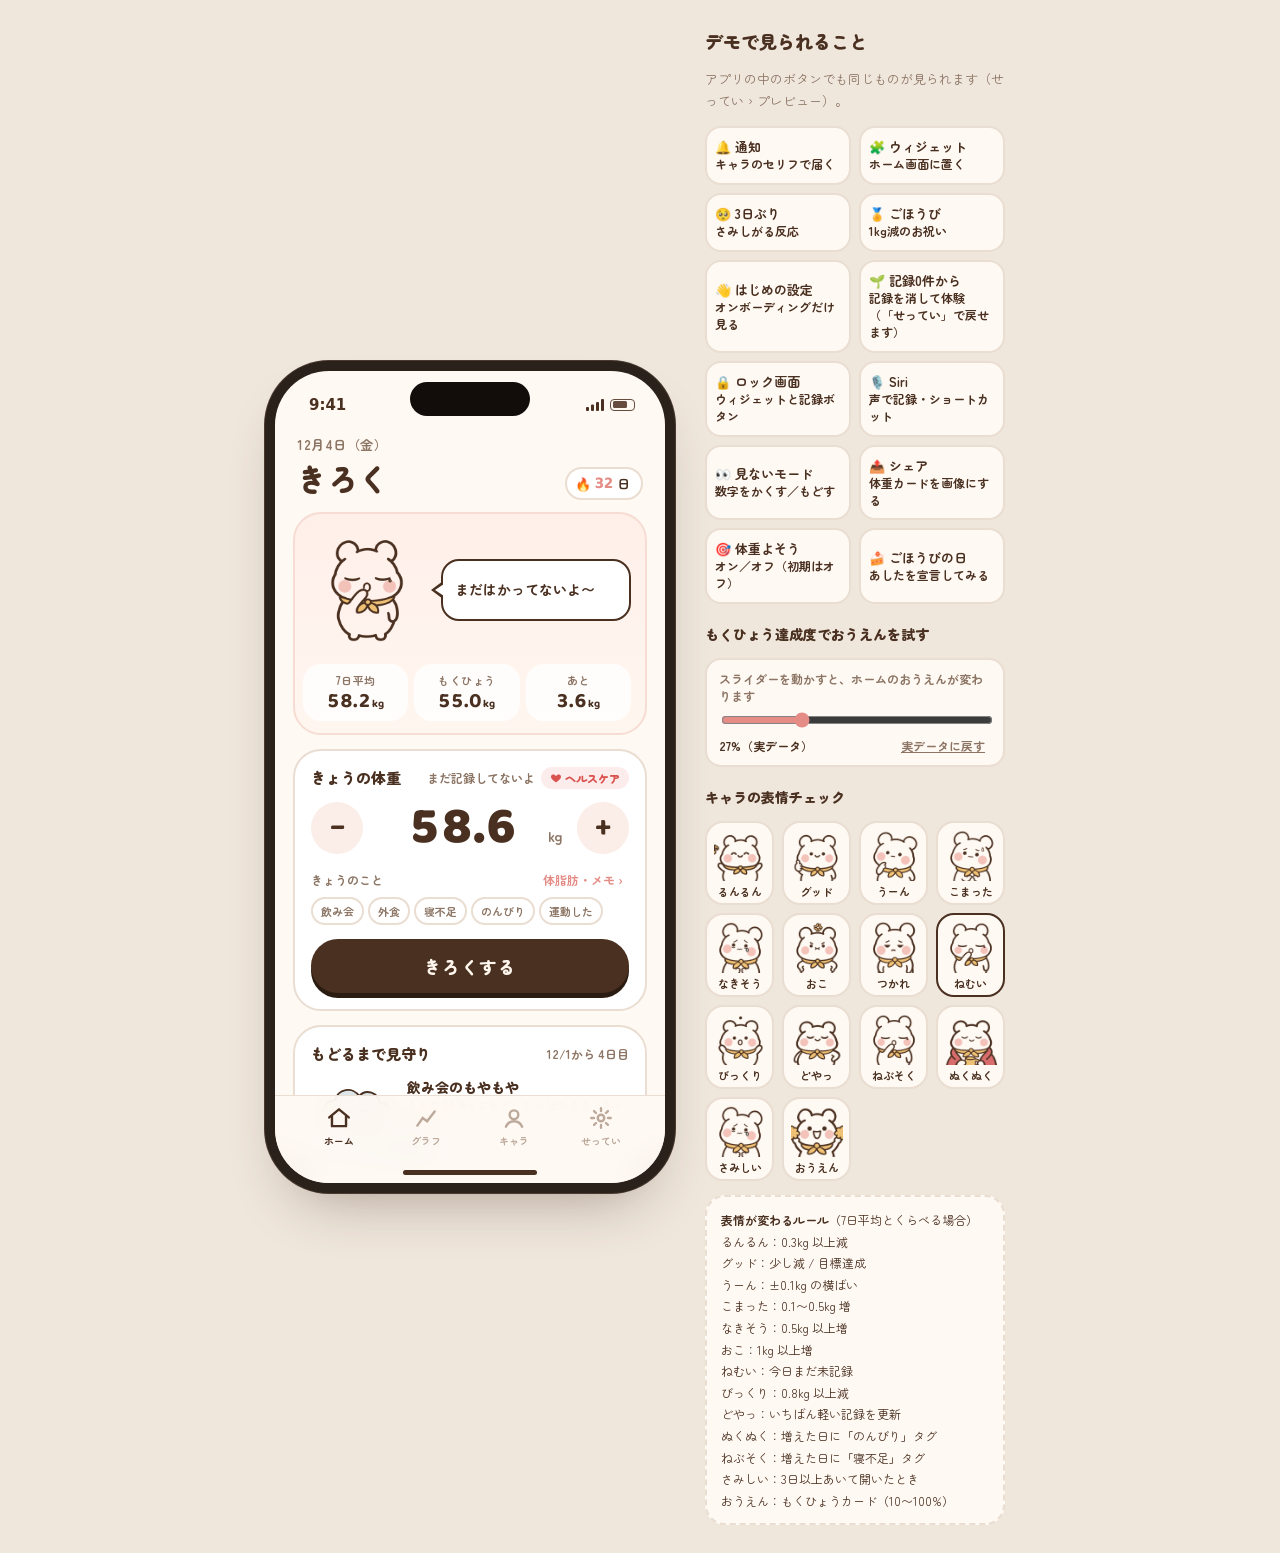
<file: kawaii-weight-demo/index.html>
<!doctype html>
<html lang="ja">
<head>
<meta charset="utf-8">
<meta name="viewport" content="width=device-width, initial-scale=1, viewport-fit=cover">
<title>たいかん！</title>
<link rel="preconnect" href="https://fonts.googleapis.com">
<link rel="stylesheet" href="https://fonts.googleapis.com/css2?family=Zen+Maru+Gothic:wght@500;700;900&family=Baloo+2:wght@600;700;800&display=swap">
<link rel="stylesheet" href="css/style.css">
</head>
<body>
<div class="stage">
  <div class="phone" id="phone">
    <div class="island" aria-hidden="true"></div>
    <div class="status" id="statusBar" aria-hidden="true"><span>9:41</span><span class="icons">
      <svg width="18" height="12" viewBox="0 0 18 12"><rect x="0" y="8" width="3" height="4" rx="1" fill="currentColor"/><rect x="5" y="5.5" width="3" height="6.5" rx="1" fill="currentColor"/><rect x="10" y="3" width="3" height="9" rx="1" fill="currentColor"/><rect x="15" y="0" width="3" height="12" rx="1" fill="currentColor"/></svg>
      <span class="bat"><i></i></span></span></div>
    <div class="toast" id="toast" role="status"></div>

    <div class="scroll" id="scroll">

      <!-- ===== ホーム ===== -->
      <div class="screen" id="sc-home" role="tabpanel">
        <div class="top">
          <div><div class="date" id="today"></div><h1>きろく<span class="hideBadge">見ないモード</span></h1></div>
          <div class="pill" title="連続記録日数">🔥<b id="streak">0</b>日</div>
        </div>
        <div class="demoBar" id="absentBar" hidden><span>デモ：3日ぶりにアプリを開いた状態を再現しています</span><button id="absentOff">もどす</button></div>
        <section class="hero" id="hero" aria-label="キャラクター">
          <div class="charWrap"><div class="char" id="char" role="button" tabindex="0" aria-label="キャラクターをタップ"></div></div>
          <div class="heroSide">
            <div class="bubble fix" id="bubble" aria-live="polite"></div>
            <div class="doneInfo" id="doneInfo" hidden>
              <div class="big"><span id="dW">—</span><small>kg</small></div>
              <div class="delta" id="dDelta"></div>
              <div class="doneLinks"><button class="shareBtn" id="dShareHome"><svg viewBox="0 0 24 24" fill="none" stroke="currentColor" stroke-width="2.4" stroke-linecap="round" stroke-linejoin="round"><path d="M12 15V3M7.5 7.5 12 3l4.5 4.5"/><path d="M5 12v7.5h14V12"/></svg>シェア</button><button class="editLink" id="dEdit">記録を修正</button></div>
            </div>
          </div>
          <div class="facePick" id="facePick" hidden>
            <p>きょうのきぶん<small>よこにスクロールしてえらべるよ</small></p>
            <div class="fpRow" id="fpRow" role="group" aria-label="きょうのきぶん"></div>
          </div>
          <div class="heroStats" id="heroStats">
            <div class="hs"><span id="sDiffL">7日平均から</span><b id="sDiff" class="nv">—</b></div>
            <div class="hs"><span>もくひょう</span><b id="sGoal" class="nv">—</b></div>
            <div class="hs"><span>あと</span><b id="sLeft" class="nv">—</b></div>
          </div>
        </section>
        <section class="card" id="recCard" aria-label="きょうの体重">
          <h2>きょうの体重 <span style="display:flex;gap:6px;align-items:center"><small id="recState">まだ記録してないよ</small><button class="hkBtn" id="hkBtn" aria-label="ヘルスケアから体重を読みこむ"><svg viewBox="0 0 24 24" fill="currentColor"><path d="M12 21s-7.5-4.6-9.6-9.3C1 8.4 3 5 6.4 5c2 0 3.6 1.1 4.6 2.6h2C14 6.1 15.6 5 17.6 5 21 5 23 8.4 21.6 11.7 19.5 16.4 12 21 12 21z"/></svg>ヘルスケア</button></span></h2>
          <div class="guess" id="guessBox">
            <div class="gHead"><span>よそう</span><small id="gRef"></small></div>
            <div class="gBtns" id="gBtns" role="group" aria-label="体重のよそう">
              <button data-g="up" aria-pressed="false"><b>↑</b>ふえた</button>
              <button data-g="same" aria-pressed="false"><b>→</b>おなじ</button>
              <button data-g="down" aria-pressed="false"><b>↓</b>へった</button>
            </div>
            <div class="gBot" id="gBot"></div>
          </div>
          <div class="stepper">
            <button class="stepBtn" id="minus" aria-label="0.1kg 減らす">−</button>
            <div class="weightVal"><input id="wInput" inputmode="decimal" aria-label="体重 (kg)"><span>kg</span></div>
            <button class="stepBtn" id="plus" aria-label="0.1kg 増やす">+</button>
          </div>
          <div class="subRow"><span>きょうのこと</span><button class="linkBtn" id="openToday">体脂肪・メモ ›</button></div>
          <div class="chips" id="homeTags"></div>
          <button class="save" id="save">きろくする</button>
        </section>
        <section class="card" id="guessRes" aria-label="体重よそうの結果" hidden>
          <h2>体重よそう <small id="grPts"></small></h2>
          <div class="gRes" id="grBody"></div>
          <div class="gFoot" id="grFoot"></div>
        </section>
        <section class="card watch" id="watchCard" aria-label="もどるまで見守り" hidden>
          <h2>もどるまで見守り <small id="wSince"></small></h2>
          <div class="wRow"><div class="cloud" id="wCloud"></div><div class="wTxt"><b id="wTitle"></b><small id="wSub"></small></div></div>
          <div class="wBar"><i id="wBar" style="width:0"></i></div>
        </section>
        <section class="card treat" id="treatCard" aria-label="ごほうびの日" hidden></section>
        <section class="card goalCard" aria-label="もくひょうまで">
          <h2>もくひょうまで <span><b id="gPct">0</b><small> %</small></span></h2>
          <div class="track" id="track">
            <div class="fill" id="gFill" style="width:0"></div>
            <span class="tick" style="left:25%"></span><span class="tick" style="left:50%"></span><span class="tick" style="left:75%"></span>
            <svg class="flagG" viewBox="0 0 26 42" aria-hidden="true"><rect x="3" y="2" width="2.5" height="40" rx="1.2" fill="#4A3020"/><path d="M5.5 3h17l-4 6 4 6h-17z" fill="#E58C86"/><circle cx="4.2" cy="2.5" r="2.5" fill="#F3CA89"/></svg>
            <span class="runner" id="gRunner"></span>
          </div>
          <div class="trackLbl"><span>スタート <b id="gStart" class="nv"></b></span><span>ゴール <b id="gGoal" class="nv"></b></span></div>
          <button class="cheer" id="cheer" aria-label="おうえんメッセージ（タップで次のメッセージ）">
            <span class="cheerFace" id="cheerFace"></span>
            <span class="cheerTxt"><b id="cheerMsg"></b><small id="cheerSub"></small></span>
          </button>
        </section>
        <section class="card" aria-label="グラフ">
          <h2>さいきん2週間 <small>くわしくはグラフタブへ</small></h2>
          <svg class="chart" id="chartHome" viewBox="0 0 320 170" role="img" aria-label="直近2週間の体重グラフ"></svg>
        </section>
        <section class="card" aria-label="履歴">
          <h2>りれき <button class="linkBtn" id="addPast">＋ 過去の日を入力</button></h2>
          <ul class="hist" id="hist"></ul>
          <div class="hint">タップすると、その日のようすが見られるよ</div>
        </section>
      </div>

      <!-- ===== グラフ ===== -->
      <div class="screen" id="sc-graph" role="tabpanel" hidden>
        <div class="top"><div><div class="date">からだのうつりかわり</div><h1>グラフ</h1></div></div>
        <section class="card" style="margin-top:0">
          <h2>体重
            <span class="seg" role="group" aria-label="期間" id="rangeSeg">
              <button aria-pressed="false" data-range="7">1週</button>
              <button aria-pressed="true" data-range="30">1か月</button>
              <button aria-pressed="false" data-range="90">3か月</button>
            </span>
          </h2>
          <svg class="chart" id="chartBig" viewBox="0 0 320 200" role="img" aria-label="体重の推移グラフ"></svg>
          <div class="legend"><span><i></i>体重</span><span><i class="avg"></i>7日平均</span><span><i class="goal"></i>もくひょう</span></div>
        </section>
        <div class="stats" id="stats"></div>
        <section class="card">
          <h2>BMI <small id="bmiH">身長 160cm で計算</small></h2>
          <div class="bmiRow"><div class="bmiNum nv" id="bmiNum">—</div><div class="bmiFace" id="bmiFace"></div></div>
          <div class="gauge"><i style="width:18.5%"></i><i style="width:32.5%"></i><i style="width:25%"></i><i style="width:24%"></i><span class="mk" id="bmiMk"></span></div>
          <div class="gaugeLbl"><span style="left:18.5%">18.5</span><span style="left:51%">25</span><span style="left:76%">30</span></div>
          <div class="fatLine"><span>体脂肪率（さいしん）</span><span id="fatNow" class="nv">—</span></div>
        </section>
        <section class="card">
          <h2>カレンダー
            <span class="calHead"><button id="calPrev" aria-label="前の月">‹</button><span id="calTitle" style="min-width:64px;text-align:center"></span><button id="calNext" aria-label="次の月">›</button></span>
          </h2>
          <div class="cal" id="cal"></div>
          <div class="hint">日付をタップすると、その日のようすが見られるよ（記録がない日は入力できるよ）。赤い点はタグ付きの日</div>
        </section>
      </div>

      <!-- ===== キャラ ===== -->
      <div class="screen" id="sc-chara" role="tabpanel" hidden>
        <div class="top">
          <div><div class="date">いっしょにがんばる相棒</div><h1>キャラ</h1></div>
          <div class="pill">きろく<b id="totalRec">0</b>回</div>
        </div>
        <section class="room" aria-label="キャラのおへや">
          <div class="bubble fix" id="bubble2" aria-live="polite"></div>
          <div class="charWrap"><div class="char" id="char2" role="button" tabindex="0" aria-label="キャラクターをタップ"></div></div>
          <div class="nameRow"><input id="charName" maxlength="10" placeholder="なまえをつけてね" aria-label="キャラの名前"></div>
        </section>
        <section class="card">
          <h2>なかよし度 <small id="lvNext"></small></h2>
          <div class="lv"><b id="lvNum">Lv.1</b><span id="lvTitle" style="font-weight:700"></span></div>
          <div class="bar"><i id="lvBar" style="width:0"></i></div>
          <div class="hint">毎日きろくすると、なかよし度が上がるよ</div>
        </section>
        <section class="card" id="gmCard">
          <h2>体重よそう <small id="gmPts"></small></h2>
          <div class="lv"><b id="gmLv">Lv.1</b><span id="gmTitle" style="font-weight:700"></span></div>
          <div class="bar"><i id="gmBar" style="width:0"></i></div>
          <div class="gFoot" id="gmFoot"></div>
          <div class="hint">はかる前に、まえの記録より「ふえた・おなじ・へった」を当てるゲーム。±0.1kg までは「おなじ」。あたると 10pt、キャラとちがうよそうで当てると +5pt</div>
        </section>
        <section class="card">
          <h2>はらした もやもや <small id="clCount"></small></h2>
          <ul class="clList" id="clList"></ul>
          <div class="hint">飲み会・外食・ごほうびの日のあとに増えてから、もとの体重にもどるまでの日数だよ</div>
        </section>
        <section class="card">
          <h2>ごほうび <small id="badgeCount"></small></h2>
          <div class="badges" id="badges"></div>
          <div class="hint">もらったメダルをタップすると、お祝いをもう一度見られるよ</div>
        </section>
        <section class="card">
          <h2>ひょうじょうずかん <small id="dexCount"></small></h2>
          <div class="dex" id="dex"></div>
          <div class="hint">タップすると、おへやのキャラがその顔になるよ。数字はその顔になった日の回数</div>
        </section>
      </div>

      <!-- ===== せってい ===== -->
      <div class="screen" id="sc-settings" role="tabpanel" hidden>
        <div class="top"><div><div class="date">じぶん好みに</div><h1>せってい</h1></div></div>
        <div class="group" style="margin-top:4px">
          <h3>からだ</h3>
          <div class="list">
            <div class="row"><span class="ri" style="background:#E6F4F5">📏</span><span class="lbl">身長</span>
              <button class="mini" data-adj="height" data-d="-1" aria-label="身長を1cm減らす">−</button><span class="val" id="vHeight"></span><button class="mini" data-adj="height" data-d="1" aria-label="身長を1cm増やす">+</button></div>
            <div class="row"><span class="ri" style="background:#E7F5F0">🎯</span><span class="lbl">もくひょう体重</span>
              <button class="mini" data-adj="goal" data-d="-0.5" aria-label="目標を0.5kg減らす">−</button><span class="val" id="vGoal"></span><button class="mini" data-adj="goal" data-d="0.5" aria-label="目標を0.5kg増やす">+</button></div>
          </div>
        </div>
        <div class="group">
          <h3>キャラのはんてい</h3>
          <div class="list">
            <div class="row"><span class="ri" style="background:#FBEDE7">⚖️</span><span class="lbl">くらべかた</span>
              <span class="seg" role="group" aria-label="くらべかた" id="judgeSeg"><button data-j="trend" aria-pressed="true">7日平均</button><button data-j="daily" aria-pressed="false">前日</button></span></div>
            <div class="row"><span class="ri" style="background:#FBEDE7">🍰</span><label for="optStrict">きびしめモード</label><input type="checkbox" class="sw" id="optStrict" data-opt="strict"></div>
          </div>
          <div class="hint" style="margin:6px 14px 0">「7日平均」だと、日々の水分の上下で表情がころころ変わらないよ。きびしめモードでは 0.3kg 増えただけで「なきそう」になるよ</div>
        </div>
        <div class="group">
          <h3>おしらせ</h3>
          <div class="list">
            <div class="row"><span class="ri" style="background:#FDF0DC">⏰</span><label for="optRemind">毎朝はかってね通知</label><input type="checkbox" class="sw" id="optRemind" data-opt="remind"></div>
            <div class="row"><span class="ri" style="background:#FDF0DC">🕖</span><label for="optTime">通知の時間</label><input type="time" id="optTime"></div>
            <button class="row" data-preview="notif"><span class="ri" style="background:#FDF0DC">🔔</span><span class="lbl">通知のみため<span class="preTag">プレビュー</span><small>キャラのセリフで届くよ</small></span><span class="chev">›</span></button>
          </div>
        </div>
        <div class="group">
          <h3>あそび</h3>
          <div class="list">
            <div class="row"><span class="ri" style="background:#FFF3D9">🎯</span><label for="optGame" class="lbl">体重よそう<small>はかる前に「ふえた・おなじ・へった」を当てるゲーム</small></label><input type="checkbox" class="sw" id="optGame" data-opt="game"></div>
          </div>
          <div class="hint" style="margin:6px 14px 0">オンにすると、ホームの体重入力に「よそう」が出るよ。あたるとポイントがたまって、キャラタブに成績が出るよ</div>
        </div>
        <div class="group">
          <h3>見ないモード</h3>
          <div class="list">
            <div class="row"><span class="ri" style="background:#F3EEE9">👀</span><label for="optHide">体重の数字をかくす</label><input type="checkbox" class="sw" id="optHide" data-opt="hide"></div>
          </div>
          <div class="hint" style="margin:6px 14px 0">数字を見たくない日に。体重はぼかして、キャラの表情とことばだけで伝えるよ。記録はいつもどおりできるよ</div>
        </div>
        <div class="group">
          <h3>iPhone とのれんけい</h3>
          <div class="list">
            <div class="row"><span class="ri" style="background:#FDECEC">❤️</span><label for="optHealth" class="lbl">ヘルスケアと同期<small>体重計アプリの記録を読みこみ、ここでの記録も書きこむよ</small></label><input type="checkbox" class="sw" id="optHealth" data-opt="health"></div>
            <button class="row" data-preview="widget"><span class="ri" style="background:#E6F4F5">🧩</span><span class="lbl">ホーム画面ウィジェット<span class="preTag">プレビュー</span><small>きょうの表情と体重が見られるよ</small></span><span class="chev">›</span></button>
            <button class="row" data-preview="lock"><span class="ri" style="background:#E6F4F5">🔒</span><span class="lbl">ロック画面ウィジェット<span class="preTag">プレビュー</span><small>ロックしたまま見られて、1タップで記録できるよ</small></span><span class="chev">›</span></button>
            <button class="row" data-preview="siri"><span class="ri" style="background:#EFEAF8">🎙️</span><span class="lbl">Siri・ショートカット<span class="preTag">プレビュー</span><small>「Hey Siri、体重を52キロで記録」</small></span><span class="chev">›</span></button>
          </div>
        </div>
        <div class="group">
          <h3>キャラ</h3>
          <div class="list">
            <div class="row"><span class="ri" style="background:#FBEDE7">💬</span><label for="optTalk">ふきだしでしゃべる</label><input type="checkbox" class="sw" id="optTalk" data-opt="talk"></div>
            <div class="row"><span class="ri" style="background:#FBEDE7">✨</span><label for="optMove">ふわふわ動く</label><input type="checkbox" class="sw" id="optMove" data-opt="move"></div>
            <button class="row" data-preview="absent"><span class="ri" style="background:#FBEDE7">🥺</span><span class="lbl">ひさしぶりに開いたとき<span class="preTag">プレビュー</span><small>3日あくと、さみしがるよ</small></span><span class="chev">›</span></button>
            <button class="row" data-preview="reward"><span class="ri" style="background:#FFF3D9">🏅</span><span class="lbl">ごほうびのお祝い<span class="preTag">プレビュー</span><small>1kg減・目標達成・連続記録など</small></span><span class="chev">›</span></button>
          </div>
        </div>
        <div class="group">
          <h3>データ</h3>
          <div class="list">
            <div class="row"><span class="ri" style="background:#F3EEE9">📤</span><span class="lbl">CSVで書き出す</span><span class="chev">›</span></div>
            <button class="row" data-preview="onb"><span class="ri" style="background:#E7F5F0">👋</span><span class="lbl">はじめの設定画面を見る<span class="preTag">プレビュー</span><small>インストール直後の流れ。いまの記録はそのまま</small></span><span class="chev">›</span></button>
            <button class="row" data-preview="fresh"><span class="ri" style="background:#E7F5F0">🌱</span><span class="lbl">記録0件から体験する<span class="preTag">プレビュー</span><small>記録を消して、初期設定から始めるよ</small></span><span class="chev">›</span></button>
            <button class="row danger" id="reset"><span class="ri" style="background:#FBE5E3">🔄</span><span class="lbl">サンプルデータに戻す</span></button>
          </div>
        </div>
        <div class="group">
          <h3>このアプリについて</h3>
          <div class="list"><div class="row"><span class="lbl">バージョン</span><span style="font-family:var(--font-num);font-weight:700;color:var(--ink-soft)">0.5 デモ</span></div></div>
        </div>
        <div class="bye" id="bye"></div>
      </div>
    </div>


    <!-- はじめての起動 -->
    <section class="onb" id="onb" aria-label="はじめての設定" inert>
      <div class="onbTop"><button class="back" id="onbBack">‹ もどる</button><div class="onbDots" id="onbDots"></div><span style="width:52px"></span></div>
      <div class="onbStep" id="onbStep"></div>
      <div class="onbBtns"><button class="save" id="onbNext">はじめる</button><button class="skip" id="onbSkip">いまはいい</button></div>
    </section>

    <!-- 日の詳細（日記ページ） -->
    <section class="detail" id="detail" aria-label="日の詳細" inert>
      <div class="dNav"><button id="dBack">‹ もどる</button><b id="dTitle"></b><button id="dEditBtn">編集</button></div>
      <div class="dStage">
        <div class="bubble b fix" id="dBubble"></div>
        <div class="dChar" id="dChar"></div>
        <div class="dBig nv"><span id="dWeight"></span><small>kg</small></div>
        <div class="dSub" id="dSub"></div>
        <button class="dShare" id="dShareDay"><svg viewBox="0 0 24 24" fill="none" stroke="currentColor" stroke-width="2.4" stroke-linecap="round" stroke-linejoin="round"><path d="M12 15V3M7.5 7.5 12 3l4.5 4.5"/><path d="M5 12v7.5h14V12"/></svg>この日をカードにしてシェア</button>
      </div>
      <div class="dMetrics nvb" id="dMetrics"></div>
      <section class="card">
        <h2>前後1週間 <small>この日を●で表示</small></h2>
        <svg class="chart" id="dChart" viewBox="0 0 320 150" role="img" aria-label="前後1週間の体重グラフ"></svg>
      </section>
      <section class="card dMemo"><h2>この日のこと</h2><div class="chips" id="dTags"></div><p id="dMemoTxt"></p><p class="dGuess" id="dGuess" hidden></p></section>
      <div class="dPN"><button id="dPrev"></button><button id="dNext"></button></div>
    </section>

    <nav class="tabbar" role="tablist" aria-label="タブ">
      <button class="tab" role="tab" data-tab="home" aria-selected="true"><svg viewBox="0 0 24 24" fill="none" stroke="currentColor" stroke-width="2.2" stroke-linecap="round" stroke-linejoin="round"><path d="M3 11.5 12 4l9 7.5"/><path d="M5.5 10v9.5h13V10"/></svg>ホーム</button>
      <button class="tab" role="tab" data-tab="graph" aria-selected="false"><svg viewBox="0 0 24 24" fill="none" stroke="currentColor" stroke-width="2.2" stroke-linecap="round"><path d="M4 19 9 12l4 3 7-9"/></svg>グラフ</button>
      <button class="tab" role="tab" data-tab="chara" aria-selected="false"><svg viewBox="0 0 24 24" fill="none" stroke="currentColor" stroke-width="2.2" stroke-linecap="round"><circle cx="12" cy="9" r="4"/><path d="M4.5 20c1.5-3.5 4.3-5 7.5-5s6 1.5 7.5 5"/></svg>キャラ</button>
      <button class="tab" role="tab" data-tab="settings" aria-selected="false"><svg viewBox="0 0 24 24" fill="none" stroke="currentColor" stroke-width="2.2" stroke-linecap="round"><circle cx="12" cy="12" r="3"/><path d="M12 3v2.5M12 18.5V21M3 12h2.5M18.5 12H21M5.6 5.6l1.8 1.8M16.6 16.6l1.8 1.8M5.6 18.4l1.8-1.8M16.6 7.4l1.8-1.8"/></svg>せってい</button>
    </nav>
    <span class="home-ind" aria-hidden="true"></span>

    <!-- 記録シート -->
    <div class="back" id="sheetBack"></div>
    <section class="sheet" id="sheet" role="dialog" aria-modal="true" aria-label="記録の入力・修正" inert>
      <div class="grab" aria-hidden="true"></div>
      <div class="shHead">
        <span style="width:32px"></span>
        <div class="nav"><button id="shPrev" aria-label="前の日">‹</button><h3 id="shDate"></h3><button id="shNext" aria-label="次の日">›</button></div>
        <button class="close" id="shClose" aria-label="とじる">×</button>
      </div>
      <div class="shCard">
        <div class="shLbl">体重 <small id="shState" style="color:var(--ink-soft);font-size:12px"></small></div>
        <div class="stepper">
          <button class="stepBtn" id="shMinus" aria-label="0.1kg 減らす">−</button>
          <div class="weightVal"><input id="shW" inputmode="decimal" aria-label="体重 (kg)"><span>kg</span></div>
          <button class="stepBtn" id="shPlus" aria-label="0.1kg 増やす">+</button>
        </div>
      </div>
      <div class="shCard">
        <div class="shLbl">この日のきぶん <small id="shFaceNote" style="color:var(--ink-soft);font-size:11px"></small></div>
        <div class="fpRow" id="shFaces" role="group" aria-label="この日のきぶん"></div>
      </div>
      <div class="shCard">
        <div class="shLbl"><label for="shFatOn">体脂肪率もきろく</label><input type="checkbox" class="sw" id="shFatOn"></div>
        <div class="fatRow" id="fatRow">
          <button class="mini" id="shFatM" aria-label="0.1% 減らす">−</button>
          <span class="fv"><span id="shFat">28.0</span><small style="font-size:14px">%</small></span>
          <button class="mini" id="shFatP" aria-label="0.1% 増やす">+</button>
        </div>
      </div>
      <div class="shCard">
        <div class="shLbl">タグ</div>
        <div class="chips" id="shTags"></div>
        <div class="shLbl" style="margin-top:14px"><label for="shMemo">ひとことメモ</label></div>
        <textarea id="shMemo" rows="2" maxlength="60" placeholder="例：友だちと焼肉"></textarea>
      </div>
      <button class="save" id="shSave">保存する</button>
      <button class="del" id="shDel">この日の記録を削除</button>
    </section>

    <!-- シェア -->
    <div class="back" id="shareBack"></div>
    <section class="sheet" id="shareSheet" role="dialog" aria-modal="true" aria-label="カードをシェア" inert>
      <div class="grab" aria-hidden="true"></div>
      <div class="shHead"><span style="width:32px"></span><h3>カードをシェア</h3><button class="close" id="shareClose" aria-label="とじる">×</button></div>
      <div class="shPrev"><canvas id="shareCv" width="1080" height="1350" role="img" aria-label="シェア用のカード"></canvas></div>
      <div class="shOpts">
        <div class="line"><span>カード</span><span class="seg" role="group" aria-label="カードの種類" id="shKind"><button data-kind="day" aria-pressed="true">この日</button><button data-kind="week" aria-pressed="false">1週間</button></span></div>
        <div class="line"><label for="shNum">体重の数字をのせる</label><input type="checkbox" class="sw" id="shNum"></div>
        <div class="line"><span>いろ</span><span class="swatches" id="shBg"></span></div>
      </div>
      <div class="shTargets" id="shTargets">
        <button data-t="LINE"><i style="background:#4CC764">LINE</i>LINE</button>
        <button data-t="X"><i style="background:#1F1A17">X</i>X</button>
        <button data-t="Instagram"><i style="background:linear-gradient(45deg,#F5A35C,#E0526F,#9B5BD0)">IG</i>Instagram</button>
        <button data-t="メッセージ"><i style="background:#5BC56B">💬</i>メッセージ</button>
        <button data-t="save"><i style="background:#8C7564">⤓</i>画像を保存</button>
      </div>
      <div class="shNote">体重の数字は、のせるを選んだときだけカードに入ります。<br>デモでは共有先は動きません（実機では iPhone の共有メニューが開きます）</div>
    </section>

    <!-- 通知プレビュー -->
    <button class="notif" id="notif" aria-label="通知（タップでとじる）" tabindex="-1">
      <span class="appIcon" id="notifIcon"></span>
      <span class="nb"><span class="nt"><span>たいかん！</span><span>いま</span></span><span class="nh" id="notifTitle"></span><br><span id="notifBody"></span></span>
    </button>

    <!-- ウィジェットプレビュー（ホーム画面） -->
    <div class="springboard" id="springboard" aria-hidden="true" inert>
      <div class="sbGrid" id="sbGrid"></div>
      <div class="sbNote"><span>ウィジェットのみため（プレビュー）。実機ではiPhoneのホーム画面に置けます</span><button id="sbClose">アプリにもどる</button></div>
    </div>

    <!-- ロック画面プレビュー -->
    <div class="ov lock" id="lockOv" aria-hidden="true" inert></div>
    <!-- Siri プレビュー -->
    <div class="ov siri" id="siriOv" aria-hidden="true" inert></div>

    <!-- ごほうび -->
    <div class="reward" id="reward" aria-hidden="true" inert>
      <canvas id="confetti"></canvas>
      <div class="rwCard" role="dialog" aria-label="ごほうび">
        <div class="eyebrow">ごほうびゲット！</div>
        <h3 id="rwTitle"></h3>
        <div class="rwChar" id="rwChar"></div>
        <p id="rwMsg"></p>
        <div class="rwGift" id="rwGift"></div>
        <button class="save" id="rwClose">ありがとう！</button>
      </div>
    </div>
  </div>

  <aside class="side">
    <h3>デモで見られること</h3>
    <p>アプリの中のボタンでも同じものが見られます（せってい › プレビュー）。</p>
    <div class="demoBtns">
      <button data-preview="notif"><b>🔔 通知</b>キャラのセリフで届く</button>
      <button data-preview="widget"><b>🧩 ウィジェット</b>ホーム画面に置く</button>
      <button data-preview="absent"><b>🥺 3日ぶり</b>さみしがる反応</button>
      <button data-preview="reward"><b>🏅 ごほうび</b>1kg減のお祝い</button>
      <button data-preview="onb"><b>👋 はじめの設定</b>オンボーディングだけ見る</button>
      <button data-preview="fresh"><b>🌱 記録0件から</b>記録を消して体験（「せってい」で戻せます）</button>
      <button data-preview="lock"><b>🔒 ロック画面</b>ウィジェットと記録ボタン</button>
      <button data-preview="siri"><b>🎙️ Siri</b>声で記録・ショートカット</button>
      <button data-preview="hide"><b>👀 見ないモード</b>数字をかくす／もどす</button>
      <button data-preview="share"><b>📤 シェア</b>体重カードを画像にする</button>
      <button data-preview="game"><b>🎯 体重よそう</b>オン／オフ（初期はオフ）</button>
      <button data-preview="treatDemo"><b>🍰 ごほうびの日</b>あしたを宣言してみる</button>
    </div>
    <h4>もくひょう達成度でおうえんを試す</h4>
    <div class="slider">
      <label for="pctSlider" style="font-size:12px;font-weight:700;color:var(--ink-soft)">スライダーを動かすと、ホームのおうえんが変わります</label>
      <input type="range" id="pctSlider" min="-5" max="110" step="1">
      <div><span id="pctVal"></span><button id="pctReset">実データに戻す</button></div>
    </div>
    <h4>キャラの表情チェック</h4>
    <div class="faces" id="faces"></div>
    <div class="rules" id="rules"></div>
  </aside>
</div>
<script src="js/app.js"></script>
</body>
</html>
</file>
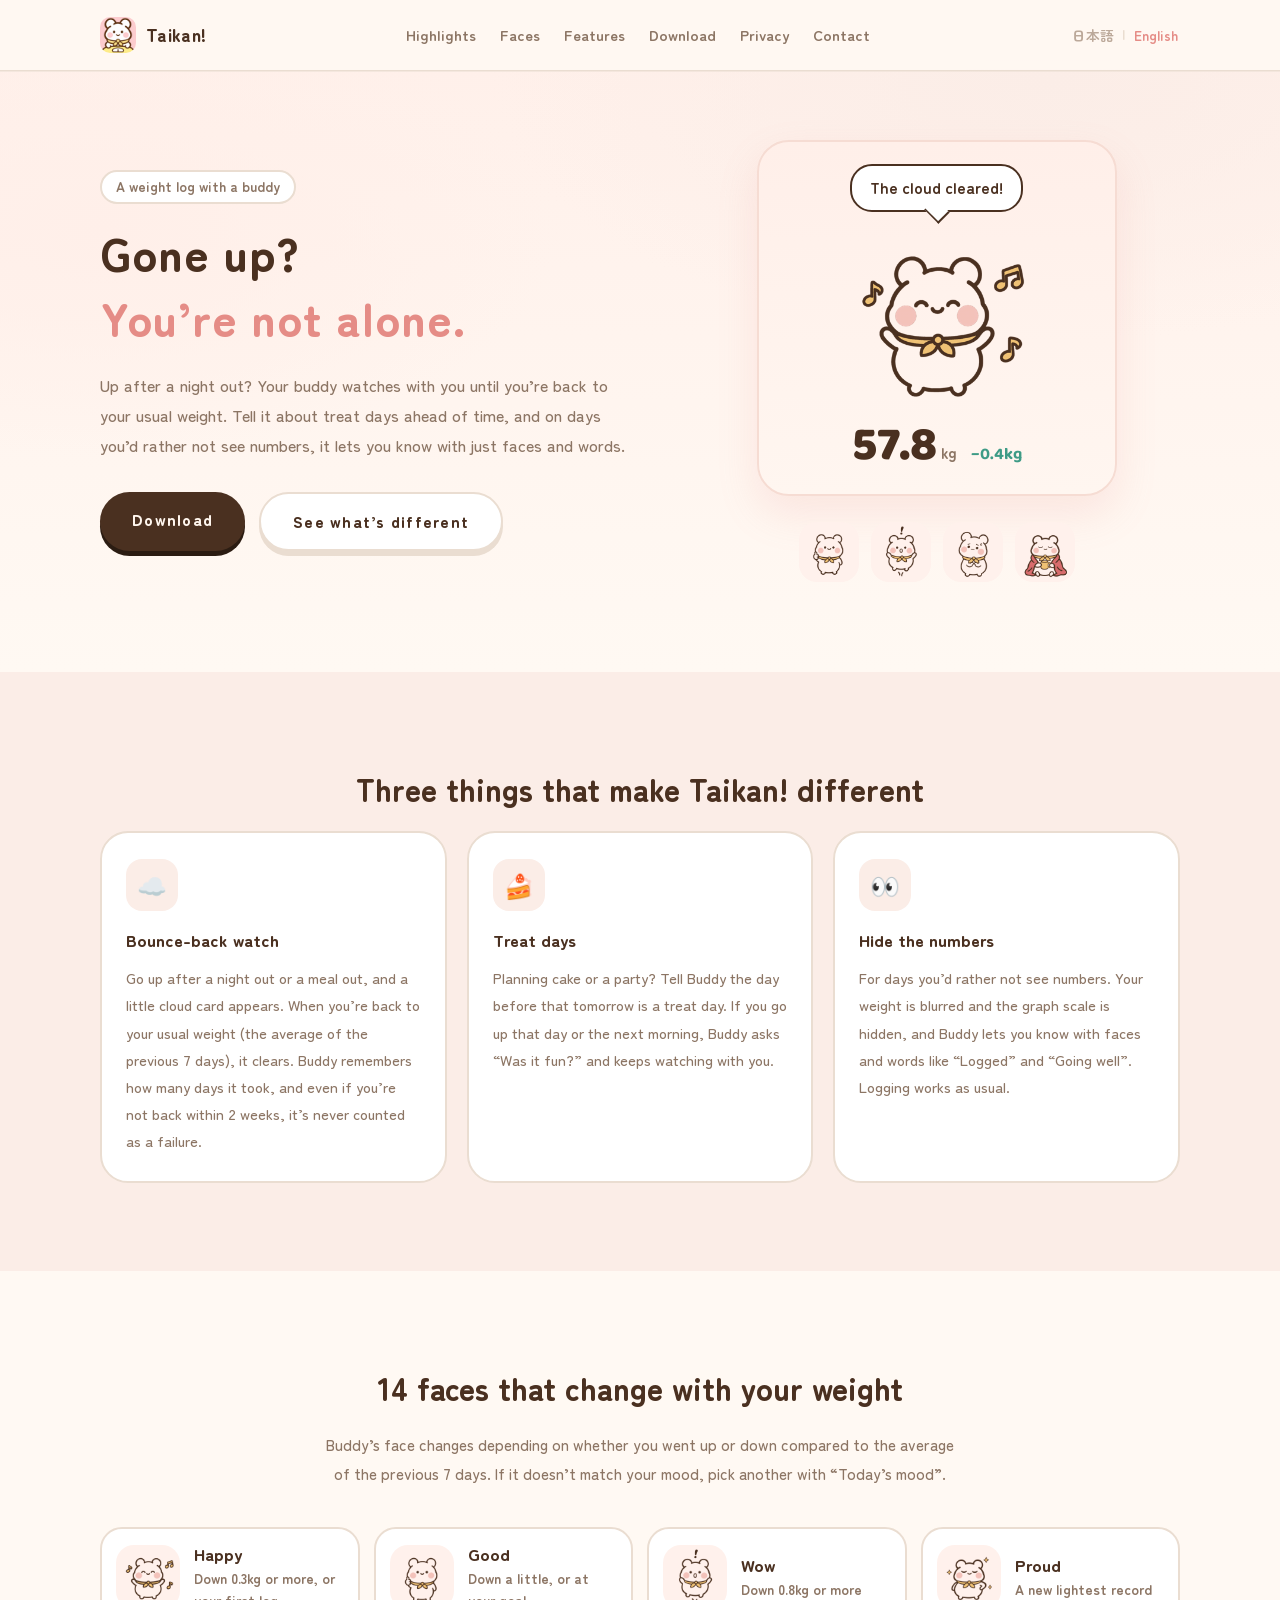
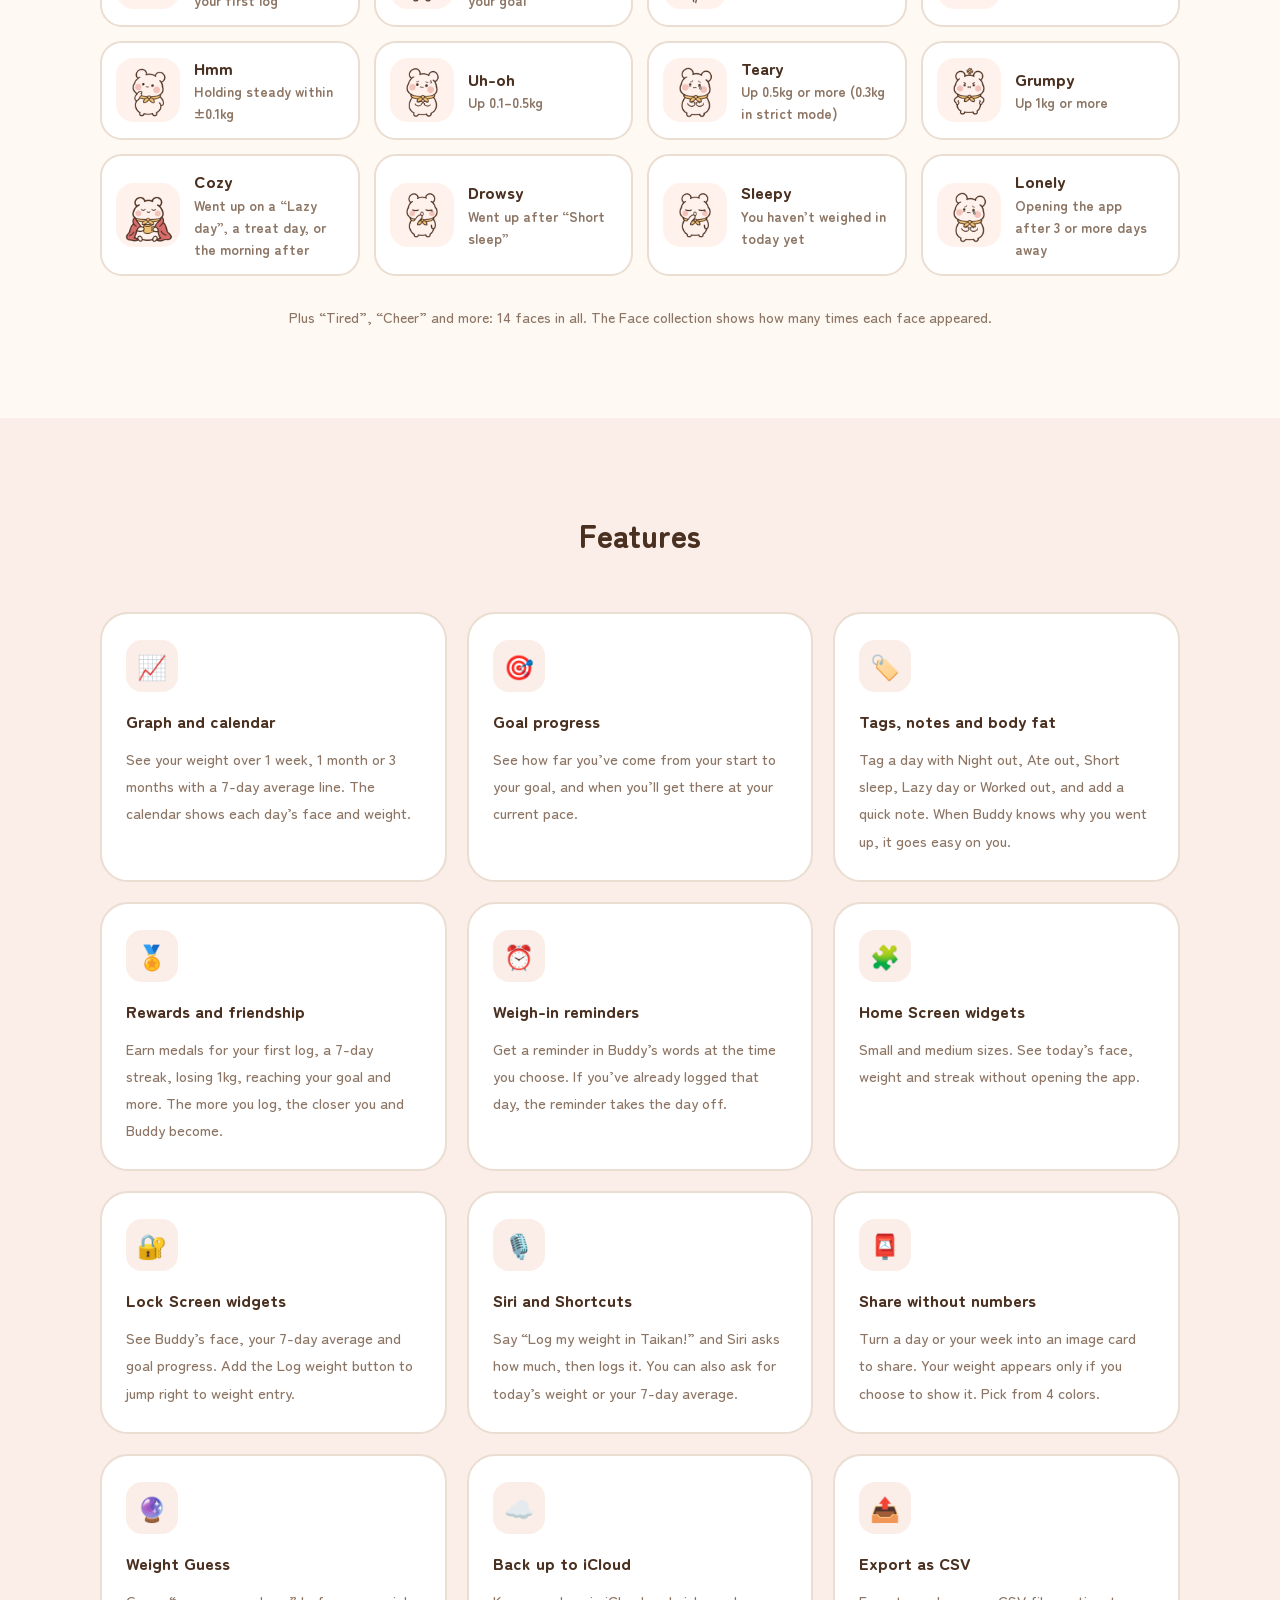
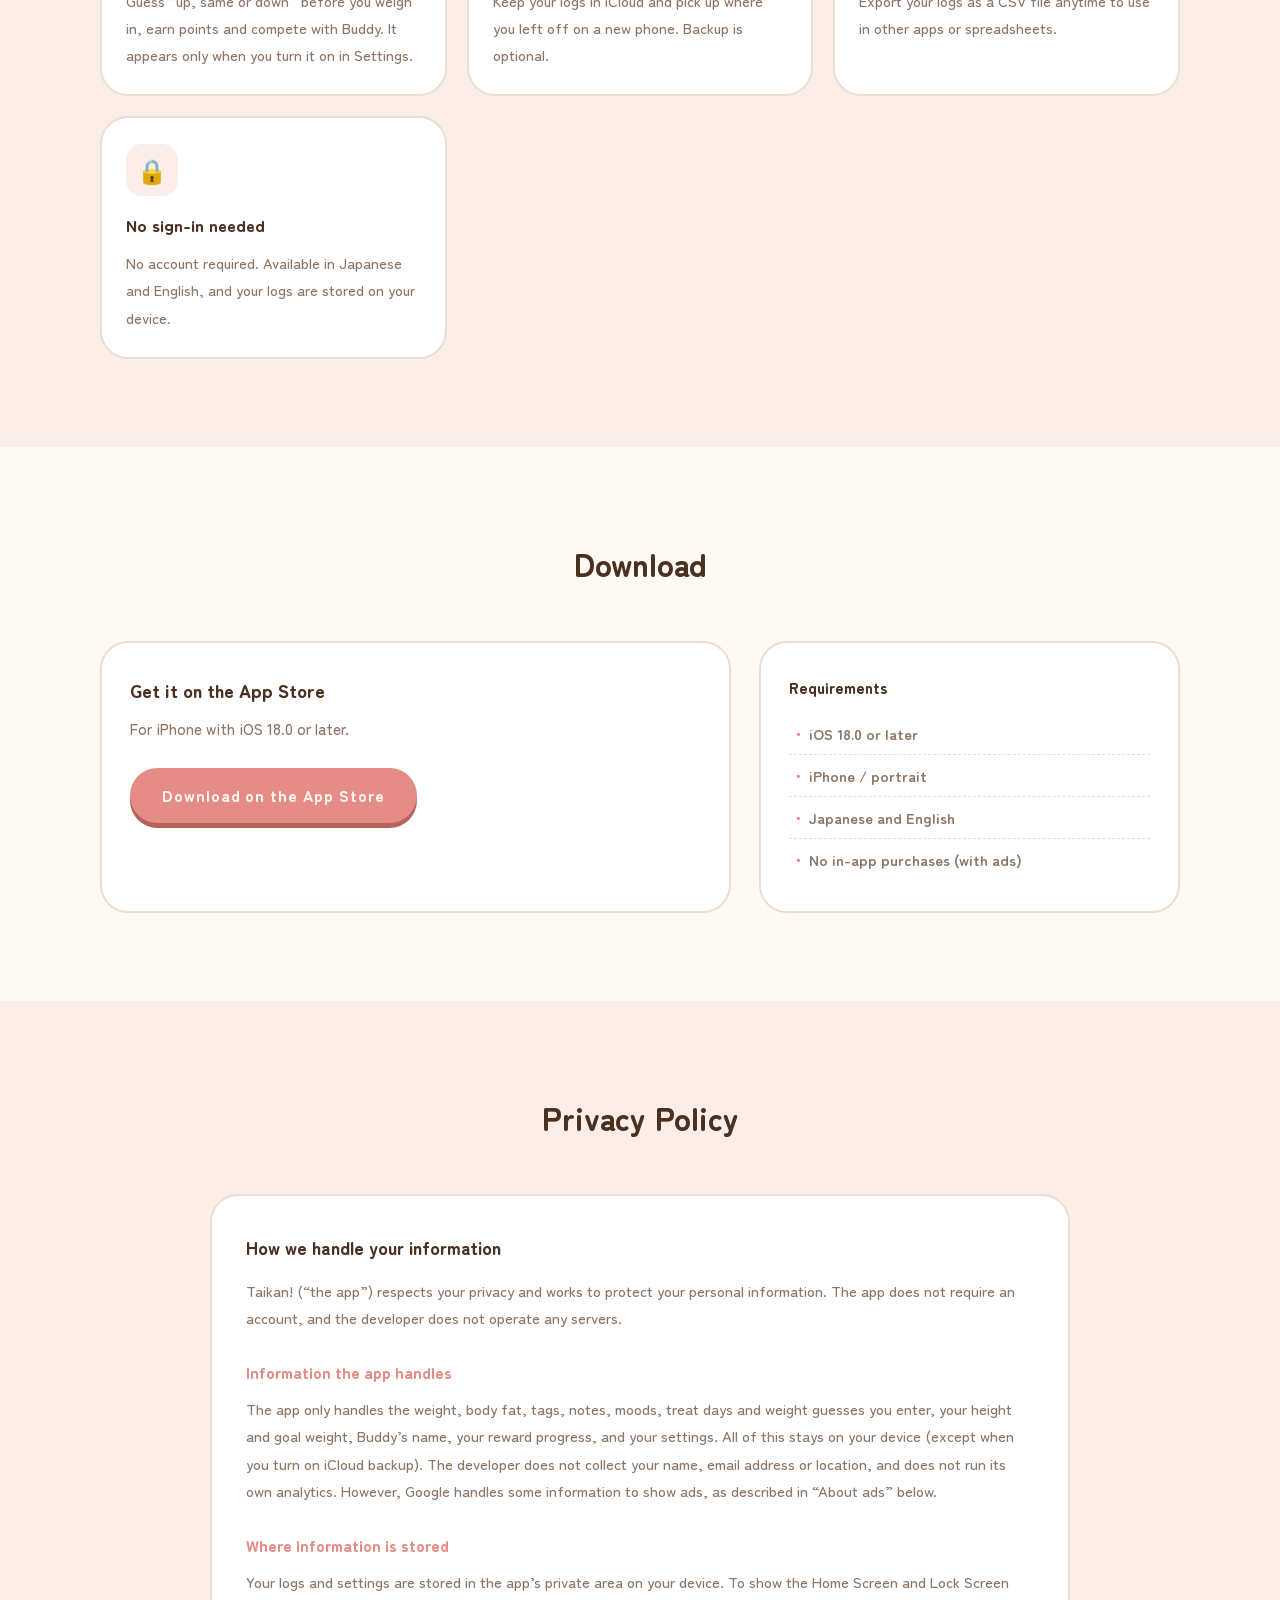
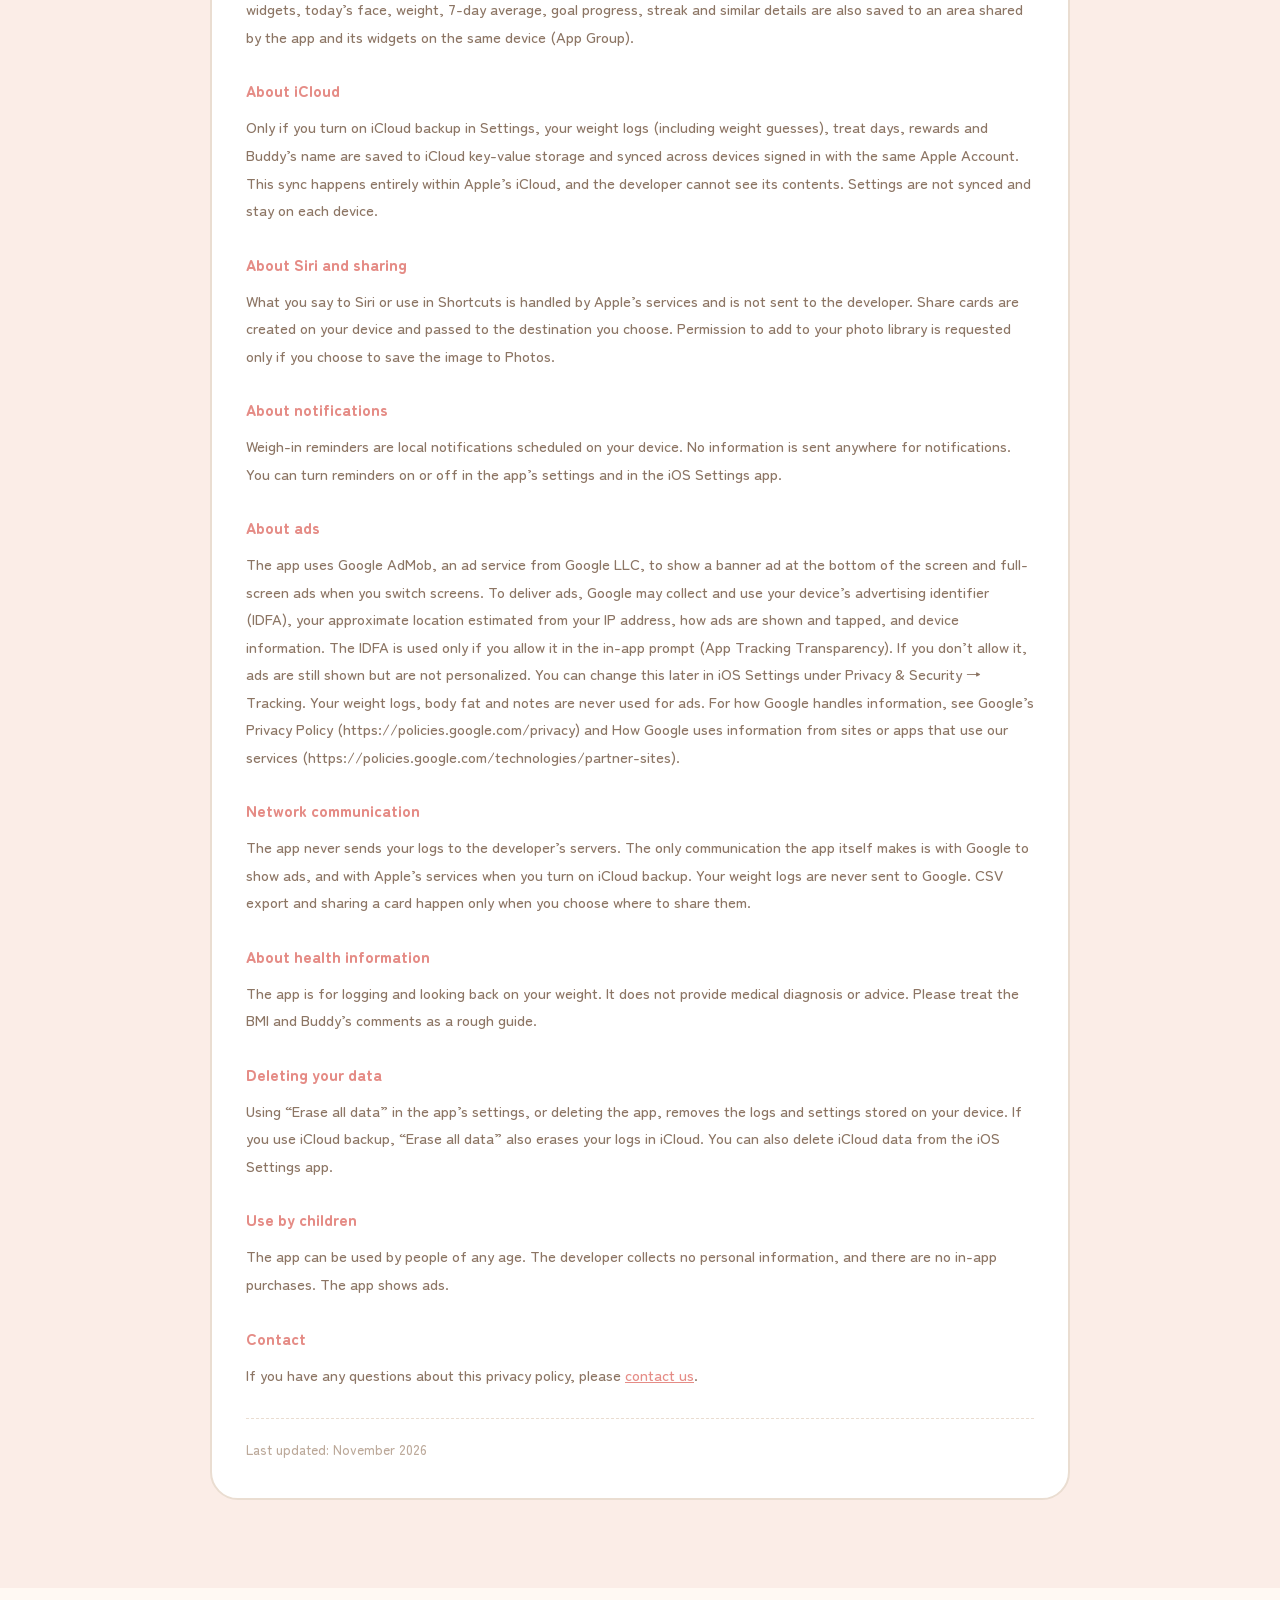
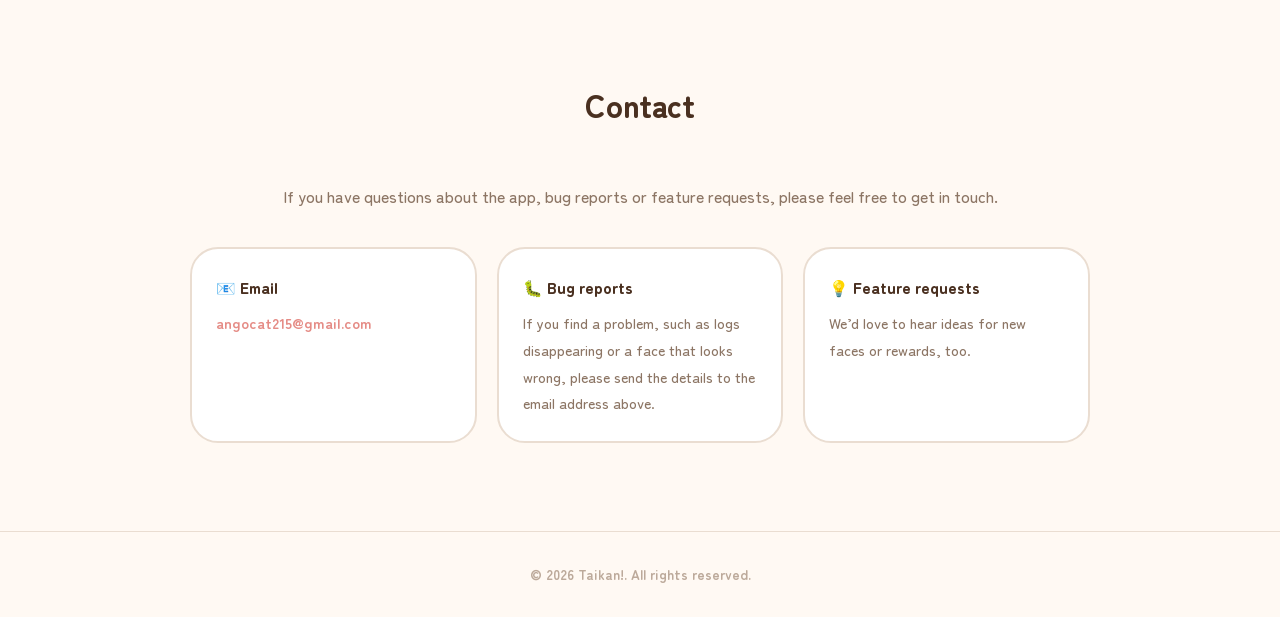
<file: web/index.html>
<!doctype html>
<html lang="ja">
  <head>
    <meta charset="UTF-8" />
    <meta name="viewport" content="width=device-width, initial-scale=1.0" />
    <title data-i18n-key="page_title">たいかん！ - ふえても大丈夫。もどるまで、キャラが見守る体重きろく</title>
    <meta
      name="description"
      data-i18n-key="meta_description"
      content="たいかん！は、体重が増えた日に、もとにもどるまでキャラが見守ってくれる iPhone 向けの体重記録アプリです。食べる日を先に伝えられる「ごほうびの日」、数字をかくせる「見ないモード」、14の表情、数字なしのシェアカード、ウィジェットつき。ログインは不要です。"
    />
    <link rel="preconnect" href="https://fonts.googleapis.com" />
    <link rel="preconnect" href="https://fonts.gstatic.com" crossorigin />
    <link
      href="https://fonts.googleapis.com/css2?family=Zen+Maru+Gothic:wght@500;700;900&family=Baloo+2:wght@600;700;800&display=swap"
      rel="stylesheet"
    />
    <link rel="stylesheet" href="styles.css" />
    <link rel="icon" type="image/png" href="images/app-icon.png" />
    <link rel="apple-touch-icon" href="images/app-icon.png" />
  </head>
  <body>
    <!-- Header -->
    <header class="header">
      <nav class="nav-container">
        <a class="nav-logo" href="#">
          <img src="images/app-icon.png" alt="" class="nav-logo-mark" />
          <h1 data-i18n-key="app_name">たいかん！</h1>
        </a>
        <ul class="nav-menu">
          <li><a href="#highlights" data-i18n-key="nav_highlights">とくちょう</a></li>
          <li><a href="#faces" data-i18n-key="nav_faces">表情</a></li>
          <li><a href="#features" data-i18n-key="nav_features">機能</a></li>
          <li><a href="#download" data-i18n-key="nav_download">ダウンロード</a></li>
          <li><a href="#privacy" data-i18n-key="nav_privacy">プライバシー</a></li>
          <li><a href="#contact" data-i18n-key="nav_contact">お問い合わせ</a></li>
        </ul>
        <div class="language-switcher">
          <button class="lang-btn active" data-lang="ja">日本語</button>
          <span class="lang-separator">|</span>
          <button class="lang-btn" data-lang="en">English</button>
        </div>
      </nav>
    </header>

    <!-- Hero Section -->
    <section class="hero">
      <div class="hero-container">
        <div class="hero-content">
          <p class="hero-eyebrow" data-i18n-key="hero_eyebrow">キャラといっしょの体重きろく</p>
          <h2 class="hero-title">
            <span data-i18n-key="hero_title_line1">増えた日も、</span>
            <span class="hero-title-accent" data-i18n-key="hero_title_line2">ひとりで落ちこまない。</span>
          </h2>
          <p class="hero-description" data-i18n-key="hero_description">飲み会のあとに増えても、もとの体重にもどるまでキャラがいっしょに見守ります。食べる日は先に伝えておけて、数字を見たくない日は、表情とことばだけで伝えます。</p>
          <div class="hero-buttons">
            <a href="#download" class="btn btn-primary" data-i18n-key="hero_cta_download">ダウンロード</a>
            <a href="#highlights" class="btn btn-outline" data-i18n-key="hero_cta_faces">とくちょうを見る</a>
          </div>
        </div>
        <div class="hero-image">
          <!-- ホームと同じ、キャラとふきだし -->
          <div class="hero-stage">
            <div class="hero-bubble" data-i18n-key="hero_bubble">もやもや、はれたよ！</div>
            <img src="images/faces/lg_happy.png" alt="" class="hero-chara" />
            <div class="hero-weight">
              <span class="hero-weight-num">57.8</span><span class="hero-weight-unit">kg</span>
              <span class="hero-weight-delta">−0.4kg</span>
            </div>
          </div>
          <div class="hero-faces" aria-hidden="true">
            <img src="images/faces/lg_good.png" alt="" />
            <img src="images/faces/lg_surprise.png" alt="" />
            <img src="images/faces/lg_trouble.png" alt="" />
            <img src="images/faces/lg_cozy.png" alt="" />
          </div>
        </div>
      </div>
    </section>

    <!-- Highlights Section -->
    <section class="highlights" id="highlights">
      <div class="container">
        <h2 class="section-title" data-i18n-key="highlights_title">たいかん！ならではの3つ</h2>
        <div class="features-grid">
          <div class="feature-card">
            <div class="feature-icon"><div class="icon-placeholder">☁️</div></div>
            <h3 data-i18n-key="highlight_watch_title">もどるまで見守り</h3>
            <p data-i18n-key="highlight_watch_text">
              飲み会や外食のあとに増えると、「もやもや雲」のカードが出ます。もとの体重（その前の7日平均）にもどったら「はれた！」。何日でもどったかが残り、2週間もどらなくても失敗あつかいにはしません。
            </p>
          </div>
          <div class="feature-card">
            <div class="feature-icon"><div class="icon-placeholder">🍰</div></div>
            <h3 data-i18n-key="highlight_treat_title">ごほうびの日せんげん</h3>
            <p data-i18n-key="highlight_treat_text">
              ケーキや飲み会の予定があれば、前の日に「あしたは ごほうびの日」と伝えておけます。その日と翌朝に増えても、キャラは「たのしかった？」と受けとめて、そのまま見守ります。
            </p>
          </div>
          <div class="feature-card">
            <div class="feature-icon"><div class="icon-placeholder">👀</div></div>
            <h3 data-i18n-key="highlight_hide_title">見ないモード</h3>
            <p data-i18n-key="highlight_hide_text">
              数字を見たくない日に。体重をぼかして、グラフの目盛りもかくします。「きろくしたよ」「いい流れだよ」と、キャラの表情とことばだけで伝えます。記録はいつもどおりできます。
            </p>
          </div>
        </div>
      </div>
    </section>

    <!-- Faces Section -->
    <section class="faces" id="faces">
      <div class="container">
        <h2 class="section-title" data-i18n-key="faces_title">体重でかわる14の表情</h2>
        <p class="section-lead" data-i18n-key="faces_lead">
          前の7日の平均とくらべて、減ったか増えたかでキャラの表情が変わります。気分に合わない日は「きょうのきぶん」でえらびなおせます。
        </p>
        <div class="faces-grid">
          <div class="face-card">
            <img src="images/faces/lg_happy.png" alt="" loading="lazy" />
            <div class="face-body">
              <h3 data-i18n-key="face_happy_title">るんるん</h3>
              <p data-i18n-key="face_happy_text">0.3kg 以上へった日、はじめてのきろく</p>
            </div>
          </div>
          <div class="face-card">
            <img src="images/faces/lg_good.png" alt="" loading="lazy" />
            <div class="face-body">
              <h3 data-i18n-key="face_good_title">グッド</h3>
              <p data-i18n-key="face_good_text">少しへった日、もくひょうに届いた日</p>
            </div>
          </div>
          <div class="face-card">
            <img src="images/faces/lg_surprise.png" alt="" loading="lazy" />
            <div class="face-body">
              <h3 data-i18n-key="face_surprise_title">びっくり</h3>
              <p data-i18n-key="face_surprise_text">0.8kg 以上へった日</p>
            </div>
          </div>
          <div class="face-card">
            <img src="images/faces/lg_doya.png" alt="" loading="lazy" />
            <div class="face-body">
              <h3 data-i18n-key="face_doya_title">どやっ</h3>
              <p data-i18n-key="face_doya_text">いちばん軽い記録を更新した日</p>
            </div>
          </div>
          <div class="face-card">
            <img src="images/faces/lg_hmm.png" alt="" loading="lazy" />
            <div class="face-body">
              <h3 data-i18n-key="face_hmm_title">うーん</h3>
              <p data-i18n-key="face_hmm_text">±0.1kg の横ばいの日</p>
            </div>
          </div>
          <div class="face-card">
            <img src="images/faces/lg_trouble.png" alt="" loading="lazy" />
            <div class="face-body">
              <h3 data-i18n-key="face_trouble_title">こまった</h3>
              <p data-i18n-key="face_trouble_text">0.1〜0.5kg ふえた日</p>
            </div>
          </div>
          <div class="face-card">
            <img src="images/faces/lg_crying.png" alt="" loading="lazy" />
            <div class="face-body">
              <h3 data-i18n-key="face_crying_title">なきそう</h3>
              <p data-i18n-key="face_crying_text">0.5kg 以上ふえた日（きびしめモードでは 0.3kg）</p>
            </div>
          </div>
          <div class="face-card">
            <img src="images/faces/lg_angry.png" alt="" loading="lazy" />
            <div class="face-body">
              <h3 data-i18n-key="face_angry_title">おこ</h3>
              <p data-i18n-key="face_angry_text">1kg 以上ふえた日</p>
            </div>
          </div>
          <div class="face-card">
            <img src="images/faces/lg_cozy.png" alt="" loading="lazy" />
            <div class="face-body">
              <h3 data-i18n-key="face_cozy_title">ぬくぬく</h3>
              <p data-i18n-key="face_cozy_text">ふえた日に「のんびり」のタグ、ごほうびの日とその翌朝</p>
            </div>
          </div>
          <div class="face-card">
            <img src="images/faces/lg_nightcap.png" alt="" loading="lazy" />
            <div class="face-body">
              <h3 data-i18n-key="face_nightcap_title">ねぶそく</h3>
              <p data-i18n-key="face_nightcap_text">ふえた日に「寝不足」のタグ</p>
            </div>
          </div>
          <div class="face-card">
            <img src="images/faces/lg_sleepy.png" alt="" loading="lazy" />
            <div class="face-body">
              <h3 data-i18n-key="face_sleepy_title">ねむい</h3>
              <p data-i18n-key="face_sleepy_text">きょうはまだはかっていないとき</p>
            </div>
          </div>
          <div class="face-card">
            <img src="images/faces/lg_lonely.png" alt="" loading="lazy" />
            <div class="face-body">
              <h3 data-i18n-key="face_lonely_title">さみしい</h3>
              <p data-i18n-key="face_lonely_text">3日以上あいて、ひさしぶりに開いたとき</p>
            </div>
          </div>
        </div>
        <p class="faces-note" data-i18n-key="faces_note">
          ほかに「つかれ」「おうえん」など、ぜんぶで14種類。「ひょうじょうずかん」で、どの顔に何回なったか見られます。
        </p>
      </div>
    </section>

    <!-- Features Section -->
    <section class="features" id="features">
      <div class="container">
        <h2 class="section-title" data-i18n-key="features_title">主な機能</h2>
        <div class="features-grid">
          <div class="feature-card">
            <div class="feature-icon"><div class="icon-placeholder">📈</div></div>
            <h3 data-i18n-key="feature_graph_title">グラフとカレンダー</h3>
            <p data-i18n-key="feature_graph_text">
              1週・1か月・3か月の体重のうつりかわりと、7日平均の線。カレンダーには、その日の顔と体重がならびます。
            </p>
          </div>
          <div class="feature-card">
            <div class="feature-icon"><div class="icon-placeholder">🎯</div></div>
            <h3 data-i18n-key="feature_goal_title">もくひょうまでの道のり</h3>
            <p data-i18n-key="feature_goal_text">
              スタートからもくひょうまで、いま何%進んだか。いまのペースだと、いつごろゴールできそうかも教えてくれます。
            </p>
          </div>
          <div class="feature-card">
            <div class="feature-icon"><div class="icon-placeholder">🏷️</div></div>
            <h3 data-i18n-key="feature_tags_title">タグ・メモ・体脂肪率</h3>
            <p data-i18n-key="feature_tags_text">
              飲み会・外食・寝不足・のんびり・運動したのタグと、ひとことメモ。増えた理由がわかると、キャラもやさしく受けとめます。
            </p>
          </div>
          <div class="feature-card">
            <div class="feature-icon"><div class="icon-placeholder">🏅</div></div>
            <h3 data-i18n-key="feature_reward_title">ごほうびとなかよし度</h3>
            <p data-i18n-key="feature_reward_text">
              はじめてのきろく、7日れんぞく、1kg へった、もくひょう達成などのメダル。毎日きろくするほど、キャラとのなかよし度が上がります。
            </p>
          </div>
          <div class="feature-card">
            <div class="feature-icon"><div class="icon-placeholder">⏰</div></div>
            <h3 data-i18n-key="feature_remind_title">はかってね通知</h3>
            <p data-i18n-key="feature_remind_text">
              決まった時間に、キャラのセリフでおしらせ。その日もう記録していたら、通知はお休みします。
            </p>
          </div>
          <div class="feature-card">
            <div class="feature-icon"><div class="icon-placeholder">🧩</div></div>
            <h3 data-i18n-key="feature_widget_title">ホーム画面ウィジェット</h3>
            <p data-i18n-key="feature_widget_text">
              小と中の2種類。アプリを開かなくても、きょうの表情と体重、連続日数が見られます。
            </p>
          </div>
          <div class="feature-card">
            <div class="feature-icon"><div class="icon-placeholder">🔐</div></div>
            <h3 data-i18n-key="feature_lock_title">ロック画面ウィジェット</h3>
            <p data-i18n-key="feature_lock_text">
              表情・7日平均・もくひょうの進み具合が見られます。「体重をきろく」のボタンを置けば、押すだけで体重の入力画面が開きます。
            </p>
          </div>
          <div class="feature-card">
            <div class="feature-icon"><div class="icon-placeholder">🎙️</div></div>
            <h3 data-i18n-key="feature_siri_title">Siri・ショートカット</h3>
            <p data-i18n-key="feature_siri_text">
              「たいかん！で体重をきろく」と話しかけると、何キロかを聞いて記録します。きょうの体重や7日平均もたずねられます。
            </p>
          </div>
          <div class="feature-card">
            <div class="feature-icon"><div class="icon-placeholder">📮</div></div>
            <h3 data-i18n-key="feature_share_title">数字なしでシェア</h3>
            <p data-i18n-key="feature_share_text">
              その日のキャラや1週間の流れを、画像カードにしてシェアできます。体重の数字は「のせる」を選んだときだけ。色は4種類です。
            </p>
          </div>
          <div class="feature-card">
            <div class="feature-icon"><div class="icon-placeholder">🔮</div></div>
            <h3 data-i18n-key="feature_guess_title">体重よそう</h3>
            <p data-i18n-key="feature_guess_text">
              はかる前に「ふえた・おなじ・へった」を当ててポイントをためるゲーム。キャラとの勝負もできます。せっていでオンにしたときだけ出ます。
            </p>
          </div>
          <div class="feature-card">
            <div class="feature-icon"><div class="icon-placeholder">☁️</div></div>
            <h3 data-i18n-key="feature_icloud_title">iCloud に預けられる</h3>
            <p data-i18n-key="feature_icloud_text">
              記録を iCloud に置いておけば、機種を変えても続きから使えます。使うかどうかは選べます。
            </p>
          </div>
          <div class="feature-card">
            <div class="feature-icon"><div class="icon-placeholder">📤</div></div>
            <h3 data-i18n-key="feature_csv_title">CSV で書き出せる</h3>
            <p data-i18n-key="feature_csv_text">
              記録はいつでも CSV ファイルにして、ほかのアプリや表計算で使えます。
            </p>
          </div>
          <div class="feature-card">
            <div class="feature-icon"><div class="icon-placeholder">🔒</div></div>
            <h3 data-i18n-key="feature_privacy_title">ログインなしですぐ使える</h3>
            <p data-i18n-key="feature_privacy_text">
              アカウントの登録はいりません。日本語と英語に対応し、記録は端末の中に保存されます。
            </p>
          </div>
        </div>
      </div>
    </section>

    <!-- Download Section -->
    <section class="download" id="download">
      <div class="container">
        <h2 class="section-title" data-i18n-key="download_title">ダウンロード</h2>
        <div class="download-content">
          <div class="download-info">
            <h3 data-i18n-key="download_heading">App Store で今すぐダウンロード</h3>
            <p data-i18n-key="download_subheading">iOS 18.0 以降の iPhone に対応しています。</p>
            <a href="#" class="app-store-placeholder" data-i18n-key="download_button">App Store でダウンロード</a>
          </div>
          <div class="download-requirements">
            <h4 data-i18n-key="download_requirements_title">システム要件</h4>
            <ul>
              <li data-i18n-key="download_requirements_ios">iOS 18.0 以降</li>
              <li data-i18n-key="download_requirements_devices">iPhone／縦向き</li>
              <li data-i18n-key="download_requirements_language">日本語・英語</li>
              <li data-i18n-key="download_requirements_iap">App内課金なし（広告あり）</li>
            </ul>
          </div>
        </div>
      </div>
    </section>

    <!-- Privacy Section -->
    <section class="privacy" id="privacy">
      <div class="container">
        <h2 class="section-title" data-i18n-key="privacy_title">プライバシーポリシー</h2>
        <div class="privacy-content">
          <h3 data-i18n-key="privacy_handling_heading">個人情報の取り扱いについて</h3>
          <p data-i18n-key="privacy_handling_text">たいかん！（以下「本アプリ」）は、利用者のプライバシーを尊重し、個人情報の保護に努めます。本アプリはアカウント登録を必要とせず、開発者のサーバーを持ちません。</p>

          <h4 data-i18n-key="privacy_collect_heading">扱う情報</h4>
          <p data-i18n-key="privacy_collect_text">
            本アプリが扱うのは、利用者が入力した体重・体脂肪率・タグ・メモ・きぶん・ごほうびの日・体重よそう、身長ともくひょう体重、キャラの名前、ごほうびの達成状況、および各種設定だけで、これらはすべて端末の中に留まります（iCloud バックアップを有効にした場合を除きます）。開発者が氏名・メールアドレス・位置情報を収集することはありません。開発者自身は利用状況の解析（アナリティクス）を行いません。ただし、広告の表示のために、下記「広告について」のとおり Google が情報を扱います。
          </p>

          <h4 data-i18n-key="privacy_storage_heading">情報の保存</h4>
          <p data-i18n-key="privacy_storage_text">記録と設定は、端末内のアプリ専用の領域に保存されます。ホーム画面・ロック画面のウィジェットに表示するため、きょうの表情・体重・7日平均・もくひょうの進み具合・連続日数などを、同じ端末の中でアプリとウィジェットが共有する領域（App Group）にも保存します。</p>

          <h4 data-i18n-key="privacy_icloud_heading">iCloud について</h4>
          <p data-i18n-key="privacy_icloud_text">設定で iCloud バックアップを有効にした場合に限り、体重の記録（体重よそうをふくむ）・ごほうびの日・ごほうび・キャラの名前が iCloud のキーバリューストアに保存され、同じ Apple アカウントの端末間で同期されます。この同期は Apple の iCloud 上で完結し、開発者がその内容を参照することはできません。設定は同期されず、その端末にだけ残ります。</p>

          <h4 data-i18n-key="privacy_siri_heading">Siri・シェアについて</h4>
          <p data-i18n-key="privacy_siri_text">
            Siri やショートカットで話した内容は、Apple のサービスが扱います。開発者には送られません。シェアカードは端末の中で画像を作り、利用者が選んだ共有先に渡します。「写真に保存」を選んだときだけ、写真ライブラリに追加するための許可を求めます。
          </p>

          <h4 data-i18n-key="privacy_notification_heading">通知について</h4>
          <p data-i18n-key="privacy_notification_text">
            「はかってね通知」は、端末の中で予約するローカル通知です。通知のために情報を外部へ送ることはありません。通知を使うかどうかは、アプリの設定と iOS の「設定」で変えられます。
          </p>

          <h4 data-i18n-key="privacy_ads_heading">広告について</h4>
          <p data-i18n-key="privacy_ads_text">
            本アプリは、Google LLC の広告配信サービス「Google AdMob」を使って、画面の下のバナー広告と、画面の切りかえ時の全画面広告を表示します。広告の配信のため、Google は端末の広告識別子（IDFA）、IP アドレスから推定されるおおよその位置、広告の表示やタップの状況、端末の情報などを収集・利用することがあります。IDFA を使うのは、アプリの中で表示される確認（App Tracking Transparency）で利用者が許可した場合だけです。許可しなかった場合も広告は表示されますが、利用者に合わせた広告にはなりません。許可はあとから iOS の「設定」の「プライバシーとセキュリティ」→「トラッキング」で変更できます。体重の記録・体脂肪率・メモなどが広告に使われることはありません。Google による情報の扱いは、Google のプライバシーポリシー（https://policies.google.com/privacy）と、Google のサービスを使うサイトやアプリから収集した情報の Google による使用（https://policies.google.com/technologies/partner-sites）をご覧ください。
          </p>

          <h4 data-i18n-key="privacy_network_heading">外部との通信</h4>
          <p data-i18n-key="privacy_network_text">
            本アプリは、開発者のサーバーへ利用者の記録を送信しません。本アプリが行う通信は、広告の表示のための Google との通信と、利用者が iCloud バックアップを有効にした場合の Apple のサービスとの通信だけです。体重の記録が Google に送られることはありません。CSV の書き出しとシェアカードの共有は、利用者が共有先を選んだときにだけ行われます。
          </p>

          <h4 data-i18n-key="privacy_health_heading">健康に関する情報について</h4>
          <p data-i18n-key="privacy_health_text">
            本アプリは、体重の記録と振り返りのためのものです。医療上の診断や助言を行うものではありません。表示される BMI やキャラのセリフは目安としてご利用ください。
          </p>

          <h4 data-i18n-key="privacy_delete_heading">データの削除</h4>
          <p data-i18n-key="privacy_delete_text">
            アプリの設定の「すべてのデータを消す」、またはアプリの削除で、端末内に保存された記録と設定が削除されます。iCloud バックアップを使っている場合は、「すべてのデータを消す」で iCloud 上の記録も消えます。iOS の設定から iCloud 上のデータを削除することもできます。
          </p>

          <h4 data-i18n-key="privacy_children_heading">お子さまの利用について</h4>
          <p data-i18n-key="privacy_children_text">
            本アプリは年齢を問わず利用できます。開発者は個人情報を収集せず、アプリ内購入もありません。広告は表示されます。
          </p>

          <h4 data-i18n-key="privacy_contact_heading">お問い合わせ</h4>
          <p>
            <span data-i18n-key="privacy_contact_text_before">プライバシーポリシーに関するご質問は、</span
            ><a href="#contact" data-i18n-key="privacy_contact_link">お問い合わせ</a
            ><span data-i18n-key="privacy_contact_text_after">までご連絡ください。</span>
          </p>

          <p class="privacy-update" data-i18n-key="privacy_update">最終更新: 2026 年 11 月</p>
        </div>
      </div>
    </section>

    <!-- Contact Section -->
    <section class="contact" id="contact">
      <div class="container">
        <h2 class="section-title" data-i18n-key="contact_title">お問い合わせ</h2>
        <div class="contact-content">
          <p data-i18n-key="contact_intro">
            アプリに関するご質問、バグ報告、機能要望などがございましたら、お気軽にお問い合わせください。
          </p>
          <div class="contact-methods">
            <div class="contact-method">
              <h3 data-i18n-key="contact_email_heading">📧 メール</h3>
              <p><a href="mailto:angocat215@gmail.com">angocat215@gmail.com</a></p>
            </div>
            <div class="contact-method">
              <h3 data-i18n-key="contact_bug_heading">🐛 バグ報告</h3>
              <p data-i18n-key="contact_bug_text">
                記録が消えた、表情がおかしいといった不具合を見つけたら、上記メールアドレスまで詳細をお送りください。
              </p>
            </div>
            <div class="contact-method">
              <h3 data-i18n-key="contact_feature_heading">💡 機能要望</h3>
              <p data-i18n-key="contact_feature_text">
                こんな表情やごほうびがほしい、といったご要望もお待ちしています。
              </p>
            </div>
          </div>
        </div>
      </div>
    </section>

    <!-- Footer -->
    <footer class="footer">
      <div class="container">
        <div class="footer-bottom">
          <p data-i18n-key="footer_copyright">© 2026 たいかん！. All rights reserved.</p>
        </div>
      </div>
    </footer>

    <script src="script.js"></script>
  </body>
</html>
</file>
<file: kawaii-weight-demo/css/style.css>
/* 基本リセット */
[hidden]{display:none!important}
img{max-width:100%}
body{margin:0;font-size:14px}
:root{padding-top:env(safe-area-inset-top,0px);padding-bottom:env(safe-area-inset-bottom,0px)}
/* Layout: one iPhone-sized screen centered on a soft paper desk; on a real phone it fills the screen. Four tabs + bottom sheet + preview overlays (notification / widget / reward). */
:root{
  --desk:#EFE6DC;
  --paper:#FFF9F3;
  --card:#FFFFFF;
  --ink:#4A3020;
  --ink-soft:#8C7564;
  --line:#EADDD1;
  --cheek:#F9D2CC;
  --blush:#FBEDE7;
  --rose:#E58C86;
  --gold:#F3CA89;
  --mint:#9FD3C7;
  --mint-ink:#3E9B86;
  --sky:#B4E1E4;
  --up:#D06A63;
  --font-ui:"Zen Maru Gothic","Hiragino Maru Gothic ProN","Hiragino Sans",system-ui,sans-serif;
  --font-num:"Baloo 2","Zen Maru Gothic",ui-rounded,system-ui,sans-serif;
  color-scheme:light;
}
html,body{height:100%}
body{background:var(--desk);color:var(--ink);font-family:var(--font-ui);
  padding-left:max(16px,env(safe-area-inset-left,0px));padding-right:max(16px,env(safe-area-inset-right,0px));
  -webkit-tap-highlight-color:transparent}
*{box-sizing:border-box}
[hidden]{display:none!important}
button{font:inherit;color:inherit;border:0;background:none;cursor:pointer}
button:focus-visible,input:focus-visible,textarea:focus-visible{outline:3px solid var(--rose);outline-offset:2px}

.stage{min-height:100%;display:flex;gap:40px;align-items:center;justify-content:center;padding-block:28px;flex-wrap:wrap}

/* ---------- phone ---------- */
.phone{width:390px;max-width:100%;height:812px;max-height:calc(100vh - 56px);min-height:640px;
  background:var(--paper);border-radius:54px;position:relative;overflow:hidden;
  box-shadow:0 0 0 10px #2b211b,0 0 0 11px #4a3a30,0 30px 60px -20px rgba(74,48,32,.45);
  display:flex;flex-direction:column}
.island{position:absolute;top:11px;left:50%;transform:translateX(-50%);width:120px;height:34px;border-radius:20px;background:#120d0a;z-index:20}
.status{height:54px;flex:none;display:flex;align-items:center;justify-content:space-between;padding:14px 30px 0 34px;font-weight:700;font-size:15px;font-family:system-ui,sans-serif;position:relative;z-index:9}
.status .icons{display:flex;gap:6px;align-items:center}
.status .bat{width:25px;height:12px;border:1.5px solid currentColor;border-radius:4px;padding:1.5px;opacity:.85}
.status .bat i{display:block;height:100%;width:70%;background:currentColor;border-radius:1.5px}

.scroll{flex:1;overflow-y:auto;overflow-x:hidden;padding:4px 18px 110px;scrollbar-width:none}
.scroll::-webkit-scrollbar{display:none}
.screen{animation:fadeIn .25s ease}
@keyframes fadeIn{from{opacity:0;transform:translateY(6px)}to{opacity:1;transform:none}}

.top{display:flex;justify-content:space-between;align-items:flex-end;padding:6px 4px 12px}
.top .date{font-size:13px;color:var(--ink-soft);font-weight:700;letter-spacing:.04em}
.top h1{margin:2px 0 0;font-size:30px;font-weight:900;letter-spacing:.02em}
.pill{display:flex;align-items:center;gap:4px;background:var(--card);border:2px solid var(--line);border-radius:999px;padding:5px 11px 5px 8px;font-weight:700;font-size:13px}
.pill b{font-family:var(--font-num);font-size:17px;line-height:1;color:var(--rose)}

.demoBar{display:flex;align-items:center;gap:8px;background:#FFF3D9;border:2px dashed var(--gold);border-radius:16px;padding:8px 12px;font-size:12px;font-weight:700;margin-bottom:10px}
.demoBar span{flex:1}
.demoBar button{background:var(--ink);color:#FFF6EE;border-radius:999px;padding:4px 12px;font-size:12px;font-weight:700}

/* ---------- hero ---------- */
.hero{position:relative;background:linear-gradient(180deg,#FFEFE9 0%,#FFF6F0 100%);border-radius:32px;padding:18px 16px 16px;border:2px solid #F6DCD3;overflow:hidden}
/* ホームのヒーロー：A案（キャラ小さめ＋ふきだし横）。記録後は .done で結果表示に切り替え */
#hero{display:grid;grid-template-columns:128px 1fr;gap:8px 10px;align-items:center;padding:12px 14px 12px 8px;border-radius:28px}
#hero .charWrap{height:128px;margin:0}
#hero .char{width:128px;height:128px}
#hero .heroSide{min-width:0;display:flex;flex-direction:column;gap:8px}
#hero .bubble{margin:0;font-size:14px;padding:8px 12px;border-radius:18px}
/* ふきだしは2行分の高さで固定（セリフの長さで画面がガタつかないように） */
.bubble.fix{display:flex;align-items:center;height:calc(2 * 1.5em + 20px);min-height:0;line-height:1.5}
.room .bubble.fix{justify-content:center;text-align:center}
.dStage .bubble.fix{display:inline-flex;justify-content:center;max-width:100%}
/* ふきだしの矢印：線の三角（::before）の上に白い三角（::after）を重ねる */
#hero .bubble::before,#hero .bubble::after{content:"";position:absolute;top:50%;bottom:auto;width:0;height:0;background:none;border-style:solid;transform:translateY(-50%)}
#hero .bubble::before{left:-12px;border-width:9px 12px 9px 0;border-color:transparent var(--ink) transparent transparent}
#hero .bubble::after{left:-8.5px;border-width:6.5px 9px 6.5px 0;border-color:transparent var(--card) transparent transparent}
#hero .heroStats{grid-column:1/-1;margin-top:2px}
#hero.done{grid-template-columns:120px 1fr;padding-block:14px}
#hero.done .charWrap,#hero.done .char{width:120px;height:120px}
.doneInfo{padding-left:4px}
.doneInfo .big{font-family:var(--font-num);font-size:42px;font-weight:800;line-height:1;font-variant-numeric:tabular-nums}
.doneInfo .big small{font-family:var(--font-ui);font-size:14px;font-weight:700;color:var(--ink-soft);margin-left:3px}
.doneInfo .delta{font-family:var(--font-num);font-size:15px;font-weight:700;margin-top:2px}
.doneInfo .editLink{font-size:12px;font-weight:700;color:var(--rose);text-decoration:underline;padding:4px 0 0}
.bubble{position:relative;z-index:2;background:var(--card);border:2px solid var(--ink);border-radius:22px;padding:10px 14px;font-weight:700;font-size:15px;line-height:1.5;min-height:48px;margin:0 6px 4px;text-wrap:balance}
.bubble::after{content:"";position:absolute;bottom:-11px;left:50%;width:18px;height:18px;background:var(--card);border-right:2px solid var(--ink);border-bottom:2px solid var(--ink);transform:translateX(-50%) rotate(45deg) scaleY(.8)}
.charWrap{position:relative;z-index:1;display:flex;justify-content:center;height:210px;margin-top:6px}
.char{width:210px;height:210px;cursor:pointer;transform-origin:50% 90%;animation:breathe 3.2s ease-in-out infinite}
.char svg{width:100%;height:100%;display:block}
.char.pop,.dChar.pop{animation:pop .55s cubic-bezier(.3,1.6,.5,1)}
.char.shake{animation:shake .5s ease-in-out}
@keyframes breathe{0%,100%{transform:scale(1,1)}50%{transform:scale(1.02,.98)}}
@keyframes pop{0%{transform:scale(.85,1.12)}55%{transform:scale(1.08,.94)}100%{transform:scale(1)}}
@keyframes shake{0%,100%{transform:rotate(0)}20%{transform:rotate(-5deg)}40%{transform:rotate(5deg)}60%{transform:rotate(-3deg)}80%{transform:rotate(2deg)}}
.char svg .accent,.char svg .gold,.char svg .tear{animation:twinkle 1.6s ease-in-out infinite}
@keyframes twinkle{0%,100%{opacity:1}50%{opacity:.55}}
.phone.still .char,.phone.still .char svg *{animation:none!important}
/* 「ふきだしでしゃべる」オフ：ふきだしごと消して余白をつめる（はじめの設定画面は対象外） */
.phone.quiet .bubble{display:none!important}
.phone.quiet .onb .bubble{display:block!important}
.phone.quiet #hero:not(.done){grid-template-columns:1fr}
.phone.quiet #hero:not(.done) .heroSide{display:none}
.heroStats{position:relative;z-index:2;display:grid;grid-template-columns:1fr 1fr 1fr;gap:6px;margin-top:8px}
.hs{background:rgba(255,255,255,.85);border-radius:18px;padding:8px 6px 6px;text-align:center}
.hs span{display:block;font-size:11px;color:var(--ink-soft);font-weight:700;letter-spacing:.04em}
.hs b{font-family:var(--font-num);font-size:21px;font-weight:700;font-variant-numeric:tabular-nums;line-height:1.3}
.hs small{font-size:11px;font-weight:700;margin-left:1px}
.down{color:var(--mint-ink)}.up{color:var(--up)}


/* ---------- 体重よそう ---------- */
.guess{background:var(--blush);border-radius:18px;padding:6px 6px 6px 12px;margin-bottom:10px;display:grid;grid-template-columns:auto 1fr;gap:8px;align-items:center}
.gHead{display:flex;flex-direction:column;font-size:13px;font-weight:900;line-height:1.25}
.gHead small{font-size:10px;color:var(--ink-soft);font-weight:700;white-space:nowrap}
.gBtns{display:grid;grid-template-columns:repeat(3,1fr);gap:5px}
.gBtns button{background:var(--card);border:2px solid var(--line);border-radius:14px;padding:6px 2px;font-size:12px;font-weight:900;display:flex;align-items:center;justify-content:center;gap:2px;position:relative;transition:.15s;white-space:nowrap}
.gBtns button b{font-family:var(--font-num);font-size:15px;line-height:1}
.gBtns button[aria-pressed="true"]{background:var(--cheek);border-color:var(--ink)}
.gBtns .botMk{position:absolute;top:-9px;right:-4px;background:var(--mint-ink);color:#fff;font-size:9px;border-radius:6px;padding:0 5px;font-weight:900;line-height:1.6}
.gBot{display:none}
#recCard .chips{gap:4px;flex-wrap:nowrap}
#recCard .chip{padding:4px 8px;font-size:11px;white-space:nowrap}
.gRes{display:grid;grid-template-columns:auto 1fr auto;gap:10px;align-items:center}
.gStamp{width:56px;height:56px;border-radius:50%;display:grid;place-items:center;font-weight:900;font-size:13px;line-height:1.1;text-align:center;background:var(--rose);color:#fff;transform:rotate(-8deg);box-shadow:0 0 0 3px #fff,0 0 0 5px var(--rose)}
.gStamp.miss{background:#F6EEE7;color:var(--ink-soft);box-shadow:0 0 0 3px #fff,0 0 0 5px #EADDD1}
.gTxt{min-width:0}
.gTxt b{display:block;font-size:14px;font-weight:900;line-height:1.45}
.gTxt small{display:block;font-size:11px;color:var(--ink-soft);font-weight:700;line-height:1.5}
.gPts{font-family:var(--font-num);font-size:22px;font-weight:800;color:var(--rose);white-space:nowrap}
.gFoot{display:flex;gap:6px;margin-top:12px}
.gFoot span{flex:1;background:var(--paper);border-radius:14px;padding:6px 4px;text-align:center;font-size:10px;font-weight:700;color:var(--ink-soft);min-width:0}
.gFoot b{display:block;font-family:var(--font-num);font-size:16px;color:var(--ink);line-height:1.25}
/* ---------- もどるまで見守り ---------- */
.watch{background:linear-gradient(180deg,#EAF5F7,#FFFFFF 80%);border-color:#D5EAEC}
.watch.clear{background:linear-gradient(180deg,#FFF6DC,#FFFFFF 80%);border-color:#F6E3B5}
.wRow{display:grid;grid-template-columns:86px 1fr;gap:10px;align-items:center}
.cloud{width:86px;height:60px;display:grid;place-items:center}
.cloud svg{width:100%;height:100%;transition:transform .5s;transform-origin:50% 60%}
.wTxt{min-width:0}
.wTxt b{font-size:14px;font-weight:900;display:block}
.wTxt small{font-size:11px;color:var(--ink-soft);font-weight:700;display:block;line-height:1.55}
.wBar{height:10px;border-radius:999px;background:#E3EEF0;margin-top:10px;overflow:hidden}
.wBar i{display:block;height:100%;background:linear-gradient(90deg,var(--sky),var(--mint-ink));border-radius:999px;transition:width .6s}
.watch.clear .wBar i{background:linear-gradient(90deg,var(--gold),#E9A94F)}
.clList{list-style:none;margin:0;padding:0;display:flex;flex-direction:column;gap:6px}
.clList li{display:flex;justify-content:space-between;align-items:center;gap:8px;font-size:12px;font-weight:700;background:var(--paper);border-radius:12px;padding:7px 10px}
.clList li b{font-family:var(--font-num);font-size:14px;color:var(--mint-ink);white-space:nowrap}
.clList li.now b{color:#6E9AA3}
/* ---------- ごほうびの日 ---------- */
.treat{display:flex;align-items:center;gap:10px;padding:12px 14px}
.treat .ti{width:40px;height:40px;border-radius:14px;background:#FFF3D9;display:grid;place-items:center;flex:none}
.treat .tt{flex:1;min-width:0;font-size:11px;font-weight:700;color:var(--ink-soft);line-height:1.5}
.treat .tt b{display:block;color:var(--ink);font-size:14px;font-weight:900}
.treat button{background:var(--ink);color:#FFF6EE;border-radius:999px;padding:7px 12px;font-size:12px;font-weight:900;white-space:nowrap}
.treat.on{background:#FFF8EC;border-color:var(--gold)}
.treat.on button{background:var(--card);color:var(--ink);border:2px solid var(--line)}
.cal .cell .cake{position:absolute;top:2px;left:3px;font-size:9px;line-height:1}
.dGuess{margin:8px 0 0!important;font-size:12px!important;color:var(--ink-soft)}
/* ---------- ヘルスケア ---------- */
.hkBtn{display:inline-flex;align-items:center;gap:3px;font-size:11px;font-weight:900;color:#D9534F;background:#FDECEC;border-radius:999px;padding:3px 9px;white-space:nowrap}
.hkBtn svg{width:12px;height:12px}
/* ---------- 見ないモード：体重の数字をぼかす ---------- */
.phone.hideNum .nv,.phone.hideNum .nvb b,.phone.hideNum .stat b,.phone.hideNum .hist .w,.phone.hideNum .cal .cell .w,.phone.hideNum .wdg .wn,.phone.hideNum .wdg .wd{filter:blur(7px);user-select:none}
.phone.hideNum .chart text.yl{display:none}
.phone.hideNum #wInput{-webkit-text-security:disc}
.phone.hideNum #dW{font-family:var(--font-ui);font-size:24px;font-weight:900}
.phone.hideNum .doneInfo .big small{display:none}
.hideBadge{display:none;font-size:10px;font-weight:900;background:var(--ink);color:#FFF6EE;border-radius:999px;padding:2px 8px;margin-left:6px;vertical-align:4px}
.phone.hideNum .hideBadge{display:inline-block}
/* ---------- ロック画面・Siri プレビュー ---------- */
.ov{position:absolute;inset:0;z-index:12;opacity:0;pointer-events:none;transform:scale(1.04);transition:opacity .3s,transform .3s;display:flex;flex-direction:column}
.ov.open{opacity:1;pointer-events:auto;transform:none}
.lock{background:linear-gradient(170deg,#3B2B25 0%,#6E4C40 50%,#C9918A 100%);color:#fff;padding:62px 22px 30px;align-items:center}
.lkDate{font-size:17px;font-weight:700;opacity:.92}
.lkTime{font-family:system-ui,sans-serif;font-size:90px;font-weight:700;line-height:1;letter-spacing:-2px;margin:0 0 14px}
.lkInline{font-size:13px;font-weight:700;opacity:.9;margin-bottom:2px}
.lkW{display:flex;gap:10px;width:100%;justify-content:center;align-items:stretch}
.lkC{width:72px;height:72px;border-radius:50%;background:rgba(255,255,255,.2);display:grid;place-items:center;flex:none;position:relative}
.lkC .f{width:52px;height:52px;border-radius:50%;background:#FFF6EE;display:grid;place-items:center;overflow:hidden}
.lkC .f svg{width:46px;height:46px}
.lkC .ring{position:absolute;inset:4px}
.lkC .rt{font-family:var(--font-num);font-size:17px;font-weight:800;line-height:1;text-align:center}
.lkC .rt small{display:block;font-family:var(--font-ui);font-size:8px;font-weight:700;opacity:.85}
.lkR{flex:0 1 150px;border-radius:20px;background:rgba(255,255,255,.2);padding:8px 12px;display:flex;flex-direction:column;justify-content:center;line-height:1.25;min-width:0}
.lkR small{font-size:10px;font-weight:700;opacity:.85}
.lkR b{font-family:var(--font-num);font-size:24px;font-weight:800}
.lkR b small{font-size:11px}
.lkCtl{margin-top:auto;display:flex;justify-content:space-between;width:100%;padding:0 26px 10px}
.lkCtl span{width:52px;height:52px;border-radius:50%;background:rgba(30,20,16,.45);display:grid;place-items:center;font-size:20px;position:relative}
.lkCtl .rec svg{width:40px;height:40px}
.lkCtl .rec i{position:absolute;bottom:-18px;font-style:normal;font-size:10px;font-weight:700;white-space:nowrap}
.lock .sbNote{margin-top:26px;width:100%}
.siri{background:rgba(40,28,22,.86);backdrop-filter:blur(10px);-webkit-backdrop-filter:blur(10px);padding:70px 14px 30px;justify-content:flex-end;color:#fff}
.siriSay{font-size:21px;font-weight:700;text-align:center;line-height:1.45;margin:0 10px 16px}
.siriSay small{display:block;font-size:12px;opacity:.75;font-weight:700}
.siriCard{background:rgba(255,250,246,.97);border-radius:26px;padding:12px 14px;display:grid;grid-template-columns:76px 1fr;gap:10px;align-items:center;color:var(--ink)}
.siriCard .f{width:76px;height:76px}
.siriCard .f svg{width:100%;height:100%}
.siriCard b{display:block;font-size:16px;font-weight:900}
.siriCard small{display:block;font-size:12px;font-weight:700;color:var(--ink-soft);line-height:1.5}
.siriCard .ap{font-size:10px;color:var(--ink-soft);font-weight:700}
.siriList{background:rgba(255,250,246,.93);border-radius:22px;padding:12px 14px;margin-top:10px;color:var(--ink)}
.siriList h4{margin:0 0 6px;font-size:12px;font-weight:900;color:var(--ink-soft)}
.siriList ul{margin:0;padding:0;list-style:none;display:flex;flex-direction:column;gap:5px}
.siriList li{font-size:13px;font-weight:700;background:#fff;border-radius:12px;padding:6px 10px}
.siriList .sc{display:grid;grid-template-columns:1fr 1fr;gap:6px;margin-top:8px}
.siriList .sc span{background:linear-gradient(135deg,#E58C86,#F3CA89);color:#fff;border-radius:14px;padding:8px 10px;font-size:12px;font-weight:900;line-height:1.3}
.siriList .sc span small{display:block;font-size:10px;opacity:.9}
.siriGlow{height:8px;border-radius:999px;background:linear-gradient(90deg,#F9D2CC,#E58C86,#B4E1E4,#F3CA89,#F9D2CC);margin:14px 20px 0;filter:blur(2px)}
.siri .sbNote{margin-top:12px}

/* ---------- シェア ---------- */
.doneLinks{display:flex;gap:12px;align-items:center}
.shareBtn{display:inline-flex;align-items:center;gap:4px;font-size:12px;font-weight:900;color:#FFF6EE;background:var(--rose);border-radius:999px;padding:5px 11px 5px 9px;margin-top:4px}
.shareBtn svg{width:14px;height:14px}
.dShare{display:inline-flex;align-items:center;gap:4px;margin-top:10px;font-size:12px;font-weight:900;color:var(--rose);background:var(--card);border:2px solid var(--cheek);border-radius:999px;padding:5px 12px}
.dShare svg{width:14px;height:14px}
#shareSheet{z-index:14}
#shareBack{z-index:13}
.shPrev{display:flex;justify-content:center;margin-top:6px}
.shPrev canvas{width:auto;height:330px;max-width:100%;aspect-ratio:4/5;border-radius:18px;box-shadow:0 10px 26px -12px rgba(74,48,32,.45);background:var(--blush)}
.shOpts{display:flex;flex-direction:column;gap:10px;margin-top:14px}
.shOpts .line{display:flex;justify-content:space-between;align-items:center;gap:10px;font-size:13px;font-weight:900}
.swatches{display:flex;gap:8px}
.swatches button{width:30px;height:30px;border-radius:50%;border:3px solid #fff;box-shadow:0 0 0 2px var(--line)}
.swatches button[aria-pressed="true"]{box-shadow:0 0 0 2.5px var(--ink)}
.shTargets{display:grid;grid-template-columns:repeat(5,1fr);gap:6px;margin-top:16px}
.shTargets button{display:flex;flex-direction:column;align-items:center;gap:5px;font-size:10px;font-weight:700;color:var(--ink-soft)}
.shTargets i{width:50px;height:50px;border-radius:14px;display:grid;place-items:center;font-style:normal;font-weight:900;font-size:13px;color:#fff}
.shNote{font-size:11px;font-weight:700;color:var(--ink-soft);text-align:center;margin-top:10px;line-height:1.6}

/* ---------- cards ---------- */
.card{background:var(--card);border:2px solid var(--line);border-radius:28px;padding:16px;margin-top:14px}
.card h2{margin:0 0 10px;font-size:15px;font-weight:900;display:flex;justify-content:space-between;align-items:center;gap:8px}
.card h2 small{font-size:12px;color:var(--ink-soft);font-weight:700}
.linkBtn{font-size:12px;font-weight:700;color:var(--rose);white-space:nowrap}
.stepper{display:flex;align-items:center;justify-content:space-between;gap:8px}
.stepBtn{width:52px;height:52px;border-radius:50%;background:var(--blush);font-family:var(--font-num);font-size:30px;font-weight:700;line-height:1;display:grid;place-items:center;user-select:none;touch-action:manipulation;transition:transform .1s;flex:none}
.stepBtn:active{transform:scale(.9)}
.weightVal{flex:1;text-align:center;min-width:0}
.weightVal input{width:100%;max-width:170px;border:0;background:transparent;text-align:center;font-family:var(--font-num);font-size:52px;font-weight:800;color:var(--ink);font-variant-numeric:tabular-nums;padding:0;line-height:1.1}
.weightVal span{font-size:14px;font-weight:700;color:var(--ink-soft)}
.save{margin-top:14px;width:100%;height:54px;border-radius:999px;background:var(--ink);color:#FFF6EE;font-weight:900;font-size:17px;letter-spacing:.08em;box-shadow:0 5px 0 #2b1c12;transition:transform .08s,box-shadow .08s}
.save:active{transform:translateY(4px);box-shadow:0 1px 0 #2b1c12}
.save.done{background:var(--rose);box-shadow:0 5px 0 #b8625c}

.chips{display:flex;flex-wrap:wrap;gap:6px}
.chip{padding:5px 11px;border-radius:999px;border:2px solid var(--line);font-size:12px;font-weight:700;color:var(--ink-soft);background:var(--card);transition:.15s}
.chip[aria-pressed="true"]{background:var(--cheek);border-color:var(--ink);color:var(--ink)}
.subRow{display:flex;justify-content:space-between;align-items:center;margin-top:14px;margin-bottom:8px;font-size:12px;font-weight:700;color:var(--ink-soft)}

.seg{display:flex;background:#F6EEE7;border-radius:999px;padding:3px;gap:2px}
.seg button{font-size:12px;font-weight:700;padding:4px 10px;border-radius:999px;color:var(--ink-soft);white-space:nowrap}
.seg button[aria-pressed="true"]{background:var(--card);color:var(--ink);box-shadow:0 1px 3px rgba(74,48,32,.15)}
svg.chart{width:100%;height:auto;display:block;overflow:visible}
svg.chart text{font-family:var(--font-num);font-size:11px;fill:var(--ink-soft);font-weight:600}
.legend{display:flex;gap:14px;font-size:11px;font-weight:700;color:var(--ink-soft);margin-top:6px}
.legend i{display:inline-block;width:16px;height:0;border-top:3px solid var(--rose);vertical-align:middle;margin-right:4px;border-radius:2px}
.legend i.avg{border-top:2px solid rgba(74,48,32,.45)}
.legend i.goal{border-top:2px dashed var(--mint)}

.hist{list-style:none;margin:0;padding:0;display:flex;flex-direction:column}
.hist li{border-top:1.5px dashed var(--line)}
.hist li:first-child{border-top:0}
.hrow{width:100%;display:grid;grid-template-columns:40px 1fr auto;gap:12px;align-items:center;padding:8px 0;text-align:left}
.hist .ic{width:40px;height:40px;border-radius:14px;background:#FFF1EC;display:grid;place-items:center}
.hist .ic svg{width:34px;height:34px}
.hist .d{font-weight:700;font-size:14px;min-width:0}
.hist .d small{display:block;font-size:11px;color:var(--ink-soft);white-space:nowrap;overflow:hidden;text-overflow:ellipsis}
.hist .w{text-align:right;font-family:var(--font-num);font-weight:700;font-size:18px;font-variant-numeric:tabular-nums;line-height:1.1}
.hist .w small{display:block;font-size:12px}
.tagS{display:inline-block;background:var(--blush);border-radius:6px;padding:0 5px;margin-right:3px;font-size:10px;color:var(--ink)}


/* きょうの顔（記録後にえらびなおせる） */
.facePick{grid-column:1/-1;background:var(--card);border-radius:20px;padding:8px 8px 6px;box-shadow:0 2px 0 var(--line)}
.facePick p{margin:0 0 4px;font-size:12px;font-weight:900;text-align:center}
.facePick p small{font-size:10px;color:#B5A193;font-weight:700;margin-left:4px}
.fpRow{display:flex;gap:2px;overflow-x:auto;scroll-snap-type:x proximity;scrollbar-width:none;-webkit-mask-image:linear-gradient(90deg,#000 88%,transparent);mask-image:linear-gradient(90deg,#000 88%,transparent);padding-right:18px}
.fpRow::-webkit-scrollbar{display:none}
.fp{flex:0 0 56px;scroll-snap-align:start;display:flex;flex-direction:column;align-items:center;gap:1px;border-radius:14px;padding:4px 0 4px;border:2px solid transparent;font-size:10px;font-weight:700;color:var(--ink-soft);transition:background .15s}
.fp svg{width:36px;height:36px;display:block}
.fp[aria-pressed="true"]{background:var(--cheek);border-color:var(--ink);color:var(--ink)}
.fp .auto{font-size:8.5px;line-height:1;color:var(--rose);height:9px}

/* ---------- goal / cheer ---------- */
.goalCard h2 b{font-family:var(--font-num);font-size:20px;color:var(--rose);font-weight:800}
.track{position:relative;height:16px;border-radius:999px;background:#F6EEE7;margin:30px 18px 0 8px}
.track .fill{height:100%;border-radius:999px;background:linear-gradient(90deg,var(--cheek),var(--rose));transition:width .8s cubic-bezier(.3,1.2,.5,1)}
.track .tick{position:absolute;top:4px;width:3px;height:8px;border-radius:2px;background:#fff}
.track .tick.past{background:rgba(255,255,255,.75)}
.track .runner{position:absolute;top:50%;width:46px;height:46px;transform:translate(-50%,-70%);transition:left .8s cubic-bezier(.3,1.2,.5,1);pointer-events:none}
.track .runner svg{width:100%;height:100%;display:block}
.track .flagG{position:absolute;right:-16px;bottom:4px;width:26px;height:42px}
.trackLbl{display:flex;justify-content:space-between;font-family:var(--font-num);font-size:11px;font-weight:600;color:var(--ink-soft);margin:6px 2px 0}
.trackLbl b{color:var(--ink)}
.cheer{position:relative;display:flex;gap:12px;align-items:center;margin-top:14px;background:#FFF6F1;border-radius:22px;padding:10px 14px 10px 8px;width:100%;text-align:left}
.cheerFace{width:72px;height:72px;flex:none}
.cheerFace svg{width:100%;height:100%;display:block}
.cheer.pop .cheerFace{animation:pop .55s cubic-bezier(.3,1.6,.5,1)}
.cheerTxt{min-width:0}
.cheerTxt b{display:block;font-size:15px;font-weight:900;line-height:1.5;text-wrap:balance}
.cheerTxt small{display:block;font-size:12px;font-weight:700;color:var(--ink-soft);margin-top:3px;line-height:1.5}
.slider{display:flex;flex-direction:column;gap:6px;background:var(--paper);border:2px solid var(--line);border-radius:16px;padding:10px 12px}
.slider input{width:100%;accent-color:var(--rose)}
.slider div{display:flex;justify-content:space-between;align-items:center;font-size:12px;font-weight:700}
.slider button{font-size:12px;font-weight:700;color:var(--ink-soft);text-decoration:underline}

/* ---------- graph screen ---------- */
.stats{display:grid;grid-template-columns:1fr 1fr;gap:10px;margin-top:14px}
.stat{background:var(--card);border:2px solid var(--line);border-radius:22px;padding:12px 14px}
.stat > span{display:block;font-size:11px;font-weight:700;color:var(--ink-soft);letter-spacing:.06em}
.stat b{font-family:var(--font-num);font-size:26px;font-weight:700;font-variant-numeric:tabular-nums;line-height:1.25}
.stat small{font-size:12px;font-weight:700;margin-left:2px}
.stat em{display:block;font-style:normal;font-size:11px;color:var(--ink-soft);font-weight:700}
.bmiRow{display:flex;align-items:center;gap:14px}
.bmiNum{font-family:var(--font-num);font-size:40px;font-weight:800;line-height:1;font-variant-numeric:tabular-nums}
.bmiNum small{display:block;font-family:var(--font-ui);font-size:12px;color:var(--mint-ink);font-weight:700;margin-top:4px}
.bmiFace{width:64px;height:64px;margin-left:auto;flex:none}
.bmiFace svg{width:100%;height:100%}
.gauge{position:relative;margin-top:14px;height:12px;border-radius:999px;display:flex}
.gauge i{display:block;height:100%}
.gauge i:nth-child(1){background:var(--sky);border-radius:999px 0 0 999px}
.gauge i:nth-child(2){background:var(--mint)}
.gauge i:nth-child(3){background:var(--gold)}
.gauge i:nth-child(4){background:var(--rose);border-radius:0 999px 999px 0}
.gauge .mk{position:absolute;top:-6px;width:4px;height:24px;border-radius:2px;background:var(--ink);transform:translateX(-50%);box-shadow:0 0 0 2px var(--card)}
.gaugeLbl{position:relative;height:16px;margin-top:6px;font-family:var(--font-num);font-size:11px;color:var(--ink-soft);font-weight:600}
.gaugeLbl span{position:absolute;transform:translateX(-50%)}
.fatLine{margin-top:10px;padding-top:10px;border-top:1.5px dashed var(--line);font-size:13px;font-weight:700;display:flex;justify-content:space-between}
.fatLine b{font-family:var(--font-num);font-size:17px}

.calHead{display:flex;align-items:center;gap:6px}
.calHead button{width:30px;height:30px;border-radius:50%;background:var(--blush);font-weight:900}
.cal{display:grid;grid-template-columns:repeat(7,1fr);gap:4px;text-align:center}
.cal .wd{font-size:11px;font-weight:700;color:var(--ink-soft);padding-bottom:2px}
.cal .wd:first-child{color:var(--up)}
.cal .cell{min-height:64px;max-width:100%;border-radius:12px;display:flex;flex-direction:column;align-items:center;gap:1px;position:relative;font-family:var(--font-num);font-weight:600;color:#C7B6A8;padding:4px 0 5px}
.cal button.cell:hover{background:#FBF3EE}
.cal .cell.has{background:#FFF1EC;color:var(--ink)}
.cal .cell svg{width:28px;height:28px;flex:none}
.cal .cell .w{font-size:10.5px;font-weight:700;color:var(--ink);line-height:1;font-variant-numeric:tabular-nums;letter-spacing:-.02em}
.cal .cell.today{box-shadow:0 0 0 2px var(--ink) inset}
.cal .cell .n{font-size:11px;line-height:1.1}
.cal .cell.has .n{color:var(--ink-soft)}
.cal .cell .dot{position:absolute;top:4px;right:4px;width:6px;height:6px;border-radius:50%;background:var(--rose)}

/* ---------- chara screen ---------- */
.room{position:relative;border-radius:28px;overflow:hidden;padding:16px 16px 18px;border:2px solid #F6DCD3;
  background:linear-gradient(180deg,#FFEFE9,#FFF6F0)}   /* 日の詳細と同じ、やわらかい単色 */
.room .rug{position:absolute;left:50%;bottom:62px;transform:translateX(-50%);width:210px;height:40px;border-radius:50%;background:#F3C1B6;opacity:.6}
.room .charWrap{height:200px;margin-top:4px}
.room .char{width:200px;height:200px}
.nameRow{position:relative;z-index:2;display:flex;justify-content:center;margin-top:6px}
.nameRow input{width:160px;max-width:100%;text-align:center;border:2px solid #F6DCD3;border-radius:999px;background:var(--card);font:inherit;font-weight:900;font-size:20px;color:var(--ink);padding:4px 10px}
.nameRow input:focus{border-color:var(--ink);outline:none}
.nameRow input::placeholder{color:#C7A99A}
.lv{display:flex;align-items:baseline;gap:8px}
.lv b{font-family:var(--font-num);font-size:30px;font-weight:800;color:var(--rose);line-height:1}
.bar{height:14px;border-radius:999px;background:#F6EEE7;margin-top:10px;overflow:hidden}
.bar i{display:block;height:100%;border-radius:999px;background:repeating-linear-gradient(-45deg,var(--rose) 0 8px,#EC9F99 8px 16px);transition:width .6s}
.hint{font-size:12px;font-weight:700;color:var(--ink-soft);margin-top:8px;line-height:1.6}
.dex{display:grid;grid-template-columns:repeat(4,1fr);gap:8px}
.dex button{background:#FFF6F1;border-radius:18px;padding:6px 2px;display:flex;flex-direction:column;align-items:center;gap:2px;font-size:11px;font-weight:700;border:2px solid transparent}
.dex button[aria-pressed="true"]{border-color:var(--ink)}
.dex svg{width:54px;height:54px}
.dex .cnt{font-family:var(--font-num);font-size:11px;color:var(--ink-soft);font-weight:600;line-height:1}
.dex .locked svg{filter:brightness(0) opacity(.12)}
.dex .locked{color:#C7B6A8;cursor:default}
.badges{display:grid;grid-template-columns:repeat(4,1fr);gap:10px 6px}
.badge{display:flex;flex-direction:column;align-items:center;gap:4px;font-size:10px;font-weight:700;text-align:center;line-height:1.3}
.medal{width:58px;height:58px;border-radius:50%;display:grid;place-items:center;font-family:var(--font-num);font-weight:800;font-size:16px;line-height:1;
  background:radial-gradient(circle at 35% 30%,#FFF3D6,var(--gold));border:3px solid #E5B464;color:var(--ink);box-shadow:0 3px 0 #D9A250}
.medal small{display:block;font-size:10px;font-family:var(--font-ui)}
.badge.off .medal{background:#F5EEE8;border:2.5px dashed #E2D6CB;color:#CDBDAF;box-shadow:none}
.badge.off{color:#BFAE9F;cursor:default}

/* ---------- settings ---------- */
.group{margin-top:18px}
.group h3{margin:0 0 6px 14px;font-size:12px;font-weight:700;color:var(--ink-soft);letter-spacing:.08em}
.list{background:var(--card);border:2px solid var(--line);border-radius:22px;overflow:hidden}
.row{display:flex;align-items:center;gap:12px;min-height:52px;padding:8px 14px;border-top:1.5px solid #F4ECE4;width:100%;text-align:left}
.row:first-child{border-top:0}
.row .ri{width:30px;height:30px;border-radius:10px;display:grid;place-items:center;flex:none;font-size:16px}
.row label,.row .lbl{flex:1;font-weight:700;font-size:15px}
.row .lbl small{display:block;font-size:11px;color:var(--ink-soft)}
.row .val{font-family:var(--font-num);font-weight:700;font-size:17px;font-variant-numeric:tabular-nums;min-width:62px;text-align:center}
.mini{width:32px;height:32px;border-radius:50%;background:var(--blush);font-family:var(--font-num);font-weight:700;font-size:20px;line-height:1;touch-action:manipulation;flex:none}
.sw{position:relative;width:51px;height:31px;flex:none;appearance:none;-webkit-appearance:none;background:#E9DED4;border-radius:999px;cursor:pointer;transition:background .2s;margin:0}
.sw::after{content:"";position:absolute;top:2px;left:2px;width:27px;height:27px;border-radius:50%;background:#fff;box-shadow:0 2px 4px rgba(74,48,32,.25);transition:transform .2s}
.sw:checked{background:var(--rose)}
.sw:checked::after{transform:translateX(20px)}
.row input[type=time]{font-family:var(--font-num);font-size:16px;font-weight:700;color:var(--ink);background:var(--blush);border:0;border-radius:10px;padding:4px 8px}
.row.danger .lbl{color:var(--up)}
.chev{color:#C7B6A8;font-weight:900}
.preTag{font-size:10px;font-weight:700;background:#FFF3D9;color:#A87A2A;border-radius:6px;padding:1px 6px;margin-left:4px;vertical-align:2px}
.bye{display:flex;flex-direction:column;align-items:center;gap:4px;margin-top:26px;font-size:12px;font-weight:700;color:var(--ink-soft)}
.bye svg{width:70px;height:70px}


/* ---------- 日の詳細（日記ページ） ---------- */
.detail{position:absolute;left:0;right:0;top:54px;bottom:0;z-index:3;background:var(--paper);overflow-y:auto;scrollbar-width:none;padding:0 18px 110px;transform:translateX(105%);transition:transform .32s cubic-bezier(.2,.9,.3,1);visibility:hidden}
.detail::-webkit-scrollbar{display:none}
.detail.open{transform:none;visibility:visible}
.dNav{position:sticky;top:0;z-index:2;display:grid;grid-template-columns:1fr auto 1fr;align-items:center;gap:8px;padding:6px 0 10px;background:var(--paper)}
.dNav button{font-weight:900;font-size:15px;color:var(--rose);justify-self:start;padding:4px 0}
.dNav button:last-child{justify-self:end}
.dNav b{font-size:16px;font-weight:900}
.dStage{position:relative;background:linear-gradient(180deg,#FFEFE9,#FFF6F0);border:2px solid #F6DCD3;border-radius:28px;padding:16px 14px 14px;text-align:center}
.dStage .bubble{display:inline-block;margin:0 0 6px;font-size:14px;padding:8px 14px}
.dStage .dChar{width:160px;height:160px;margin:4px auto 0}
.dStage .dChar svg{width:100%;height:100%;display:block}
.dBig{font-family:var(--font-num);font-size:52px;font-weight:800;line-height:1;margin-top:4px;font-variant-numeric:tabular-nums}
.dBig small{font-family:var(--font-ui);font-size:16px;font-weight:700;color:var(--ink-soft);margin-left:3px}
.dSub{font-size:12px;font-weight:700;color:var(--ink-soft);margin-top:4px}
.dMetrics{display:grid;grid-template-columns:repeat(3,1fr);gap:8px;margin-top:12px}
.dMetrics div{background:var(--card);border:2px solid var(--line);border-radius:18px;padding:8px 4px;text-align:center}
.dMetrics span{display:block;font-size:10.5px;color:var(--ink-soft);font-weight:700}
.dMetrics b{font-family:var(--font-num);font-size:19px;font-weight:700;line-height:1.3;font-variant-numeric:tabular-nums}
.dMetrics small{font-size:11px}
.dMemo .chips{margin-bottom:6px}
.dMemo p{margin:0;font-size:14px;font-weight:700;line-height:1.6}
.dMemo p.none{color:var(--ink-soft);font-size:13px}
.dPN{display:flex;gap:8px;margin-top:14px}
.dPN button{flex:1;display:flex;align-items:center;gap:6px;background:var(--card);border:2px solid var(--line);border-radius:18px;padding:6px 10px;font-size:12px;font-weight:700;min-height:52px}
.dPN button:disabled{opacity:.35;cursor:default}
.dPN button svg{width:34px;height:34px;flex:none}
.dPN button b{font-family:var(--font-num);font-size:15px}
.dPN button:last-child{justify-content:flex-end;text-align:right}
@media (max-width:480px){ .detail{top:0;padding-top:14px} }


/* ---------- はじめての起動（オンボーディング） ---------- */
.onb{position:absolute;inset:0;z-index:13;background:linear-gradient(180deg,#FFEFE9 0%,var(--paper) 55%);display:flex;flex-direction:column;padding:64px 24px 40px;opacity:0;pointer-events:none;transition:opacity .3s}
.onb.open{opacity:1;pointer-events:auto}
.onbTop{display:flex;align-items:center;justify-content:space-between;min-height:32px}
.onbTop .back{font-weight:900;color:var(--ink-soft);font-size:14px;padding:4px 0}
.onbDots{display:flex;gap:6px;margin-inline:auto}
.onbDots i{width:8px;height:8px;border-radius:50%;background:#E9DED4;transition:.3s}
.onbDots i.on{width:22px;border-radius:4px;background:var(--rose)}
.onbStep{flex:1;display:flex;flex-direction:column;align-items:center;text-align:center;gap:12px;padding-top:18px;animation:fadeIn .35s ease}
.onbStep .bubble{max-width:290px;margin:0}
.onbStep .oChar{width:190px;height:190px;margin-top:8px}
.onbStep .oChar svg{width:100%;height:100%;display:block}
.onbStep .oChar.pop{animation:pop .55s cubic-bezier(.3,1.6,.5,1)}
.onbStep h2{margin:6px 0 0;font-size:24px;font-weight:900;line-height:1.4;text-wrap:balance}
.onbStep p{margin:0;font-size:14px;font-weight:700;line-height:1.75;color:var(--ink-soft);max-width:300px}
.onbField{width:100%;background:var(--card);border:2px solid var(--line);border-radius:22px;padding:6px 14px;text-align:left}
.onbField .row{padding:6px 0}
.onbField input[type=text]{width:100%;border:0;background:transparent;font:inherit;font-size:22px;font-weight:900;color:var(--ink);text-align:center;padding:10px 4px}
.onbField input[type=text]::placeholder{color:#CDB8AA;font-size:17px}
.onbField input[type=text]:focus{outline:none}
.onbBtns{display:flex;flex-direction:column;gap:10px;align-items:center}
.onbBtns .save{margin:0}
.onbBtns .skip{font-size:13px;font-weight:700;color:var(--ink-soft);padding:6px 10px}
.onbNote{font-size:11px !important;color:#B5A193 !important}
.emptyLi{padding:14px 4px;font-size:13px;font-weight:700;color:var(--ink-soft);line-height:1.7;text-align:center}
@media (max-width:480px){ .onb{padding-top:28px} }

/* ---------- tab bar ---------- */
.tabbar{position:absolute;left:0;right:0;bottom:0;height:88px;background:rgba(255,249,243,.92);backdrop-filter:blur(14px);-webkit-backdrop-filter:blur(14px);border-top:1.5px solid var(--line);display:flex;justify-content:space-around;padding:8px 20px 0;z-index:4}
.tab{display:flex;flex-direction:column;align-items:center;gap:2px;font-size:10px;font-weight:700;color:#BCA99A;width:64px;height:48px}
.tab svg{width:26px;height:26px}
.tab[aria-selected="true"]{color:var(--ink)}
.home-ind{position:absolute;bottom:8px;left:50%;transform:translateX(-50%);width:134px;height:5px;border-radius:3px;background:var(--ink);z-index:30}

.toast{position:absolute;top:62px;left:50%;transform:translate(-50%,-20px);background:var(--ink);color:#FFF6EE;font-weight:700;font-size:13px;padding:8px 16px;border-radius:999px;opacity:0;transition:.3s;z-index:16;white-space:nowrap;pointer-events:none}
.toast.show{opacity:1;transform:translate(-50%,0)}

/* ---------- bottom sheet ---------- */
.back{position:absolute;inset:0;background:rgba(43,28,18,.35);opacity:0;pointer-events:none;transition:opacity .25s;z-index:10}
.back.open{opacity:1;pointer-events:auto}
.sheet{position:absolute;left:0;right:0;bottom:0;max-height:88%;overflow-y:auto;background:var(--paper);border-radius:30px 30px 0 0;padding:10px 18px 34px;transform:translateY(105%);transition:transform .32s cubic-bezier(.2,.9,.3,1);z-index:11;scrollbar-width:none}
.sheet.open{transform:none}
.grab{width:40px;height:5px;border-radius:3px;background:#DCCBBE;margin:0 auto 10px}
.shHead{display:flex;align-items:center;justify-content:space-between;gap:8px}
.shHead .nav{display:flex;align-items:center;gap:8px}
.shHead .nav button{width:32px;height:32px;border-radius:50%;background:var(--blush);font-weight:900}
.shHead .nav button:disabled{opacity:.3;cursor:default}
.shHead h3{margin:0;font-size:17px;font-weight:900;min-width:120px;text-align:center}
.close{width:32px;height:32px;border-radius:50%;background:#F3ECE6;font-weight:900}
.shCard{background:var(--card);border:2px solid var(--line);border-radius:22px;padding:14px;margin-top:12px}
.shLbl{display:flex;justify-content:space-between;align-items:center;font-size:13px;font-weight:900;margin-bottom:8px}
.fatRow{display:flex;align-items:center;gap:10px}
.fatRow .fv{flex:1;text-align:center;font-family:var(--font-num);font-size:28px;font-weight:800;font-variant-numeric:tabular-nums}
.fatRow.off .fv,.fatRow.off .mini{opacity:.3;pointer-events:none}
textarea{width:100%;border:2px solid var(--line);border-radius:14px;padding:10px 12px;font:inherit;font-size:14px;font-weight:500;color:var(--ink);background:var(--paper);resize:none}
.del{display:block;margin:14px auto 0;font-size:13px;font-weight:700;color:var(--up);padding:6px 10px}

/* ---------- notification ---------- */
.notif{position:absolute;top:52px;left:10px;right:10px;z-index:15;background:rgba(255,255,255,.88);backdrop-filter:blur(20px);-webkit-backdrop-filter:blur(20px);border-radius:24px;padding:12px 14px;display:flex;gap:10px;align-items:flex-start;box-shadow:0 10px 30px -8px rgba(74,48,32,.35);transform:translateY(calc(-100% - 80px));visibility:hidden;transition:transform .45s cubic-bezier(.2,1.2,.4,1),visibility 0s linear .45s;text-align:left;width:auto}
.notif.show{transform:none;visibility:visible;transition:transform .45s cubic-bezier(.2,1.2,.4,1),visibility 0s}
.appIcon{width:38px;height:38px;border-radius:9px;background:linear-gradient(160deg,#FFF1EC,var(--cheek));display:grid;place-items:center;flex:none;overflow:hidden}
.appIcon svg{width:92%;height:92%}
.notif .nb{flex:1;min-width:0;font-size:13px;line-height:1.45}
.notif .nt{display:flex;justify-content:space-between;font-size:11px;color:var(--ink-soft);font-weight:700}
.notif .nh{font-weight:900;font-size:14px}

/* ---------- home screen (widget preview) ---------- */
.springboard{position:absolute;inset:0;z-index:12;background:linear-gradient(170deg,#F8C9C0 0%,#FBE3D2 45%,#CFE7E4 100%);padding:64px 22px 30px;display:flex;flex-direction:column;opacity:0;pointer-events:none;transform:scale(1.06);transition:opacity .3s,transform .3s;color:#fff}
.springboard.open{opacity:1;pointer-events:auto;transform:none}
.sbGrid{display:grid;grid-template-columns:repeat(4,1fr);gap:18px 14px;align-content:start}
.wdg{background:rgba(255,250,246,.95);border-radius:22px;color:var(--ink);padding:12px;box-shadow:0 6px 18px -8px rgba(74,48,32,.35)}
.wdg.s{grid-column:span 2;aspect-ratio:1;display:flex;flex-direction:column;justify-content:space-between}
.wdg.m{grid-column:span 4;display:grid;grid-template-columns:auto 1fr;gap:10px;align-items:center;aspect-ratio:2.15}
.wdg .wf{width:58px;height:58px}
.wdg .wf svg{width:100%;height:100%}
.wdg .wk{font-size:10px;font-weight:700;color:var(--ink-soft)}
.wdg .wn{font-family:var(--font-num);font-size:26px;font-weight:800;line-height:1;font-variant-numeric:tabular-nums}
.wdg .wn small{font-size:12px}
.wdg .wd{font-family:var(--font-num);font-size:12px;font-weight:700}
.wdg.m .wf{width:96px;height:96px}
.wdg.m svg.spark{width:100%;height:36px;display:block;margin-top:4px}
.ico{display:flex;flex-direction:column;align-items:center;gap:5px;font-size:10px;font-weight:700;text-shadow:0 1px 2px rgba(74,48,32,.3)}
.ico i{width:58px;height:58px;max-width:100%;border-radius:15px;display:block;background:rgba(255,255,255,.55)}
.ico .appIcon{width:58px;height:58px;border-radius:15px;box-shadow:0 4px 10px -4px rgba(74,48,32,.4)}
.sbLabel{grid-column:span 2;text-align:center;font-size:10px;font-weight:700;margin-top:-12px;text-shadow:0 1px 2px rgba(74,48,32,.3)}
.sbLabel.m{grid-column:span 4}
.sbNote{margin-top:auto;background:rgba(74,48,32,.78);border-radius:18px;padding:10px 14px;font-size:12px;font-weight:700;line-height:1.6;display:flex;gap:10px;align-items:center}
.sbNote span{flex:1}
.sbNote button{background:#FFF6EE;color:var(--ink);border-radius:999px;padding:6px 12px;font-size:12px;font-weight:900;white-space:nowrap}

/* ---------- reward ---------- */
.reward{position:absolute;inset:0;z-index:14;display:grid;place-items:center;padding:24px;background:rgba(43,28,18,.45);opacity:0;pointer-events:none;transition:opacity .3s}
.reward.open{opacity:1;pointer-events:auto}
.reward canvas{position:absolute;inset:0;width:100%;height:100%;pointer-events:none}
.rwCard{position:relative;background:var(--paper);border-radius:32px;padding:20px 20px 22px;text-align:center;width:100%;max-width:310px;transform:scale(.7);transition:transform .45s cubic-bezier(.3,1.6,.5,1)}
.reward.open .rwCard{transform:none}
.rwCard .eyebrow{font-size:12px;font-weight:900;color:#B88330;letter-spacing:.12em}
.rwCard h3{margin:2px 0 0;font-size:26px;font-weight:900;text-wrap:balance}
.rwCard .rwChar{width:170px;height:170px;margin:4px auto 0}
.rwCard .rwChar svg{width:100%;height:100%}
.rwCard p{margin:6px 0 0;font-size:14px;font-weight:700;line-height:1.6}
.rwGift{margin-top:12px;background:#FFF3D9;border-radius:16px;padding:8px 12px;font-size:12px;font-weight:700;color:#8A6420}
.rwCard .save{margin-top:14px}

/* ---------- side panel ---------- */
.side{width:300px;max-width:100%;display:flex;flex-direction:column;gap:14px}
.side h3{margin:0;font-size:18px;font-weight:900}
.side h4{margin:6px 0 0;font-size:14px;font-weight:900}
.side p{margin:0;font-size:13px;line-height:1.7;color:var(--ink-soft)}
.faces{display:grid;grid-template-columns:repeat(4,1fr);gap:8px}
.face{background:var(--paper);border:2px solid var(--line);border-radius:18px;padding:6px 4px 4px;display:flex;flex-direction:column;align-items:center;gap:2px;font-size:11px;font-weight:700}
.face svg{width:52px;height:52px}
.face[aria-pressed="true"]{border-color:var(--ink)}
.demoBtns{display:grid;grid-template-columns:1fr 1fr;gap:8px}
.demoBtns button{background:var(--paper);border:2px solid var(--line);border-radius:16px;padding:10px 8px;font-size:12px;font-weight:700;text-align:left;line-height:1.4}
.demoBtns button b{display:block;font-size:13px}
.demoBtns button:hover{border-color:var(--ink)}
.rules{background:var(--paper);border-radius:20px;padding:12px 14px;font-size:12px;line-height:1.8;border:2px dashed var(--line)}

@media (max-width:480px){
  body{padding-left:0;padding-right:0}
  .stage{padding-block:0;gap:24px}
  .phone{width:100%;height:100vh;height:100dvh;max-height:none;min-height:0;border-radius:0;box-shadow:none}
  .island,.status{display:none}
  .scroll{padding-top:14px}
  .notif{top:10px}
  .springboard{padding-top:24px}
  .side{padding:0 max(16px,env(safe-area-inset-left,0px)) 32px max(16px,env(safe-area-inset-right,0px))}
}
@media (prefers-reduced-motion:reduce){*{animation:none!important;transition:none!important}}
</file>
<file: web/styles.css>
/* ── 体重きろく 紹介ページの配色 ─────────────────────────────────────
   iOS アプリの配色（Shared/Theme.swift の Palette）をそのまま反映。
   paper #FFF9F3   ink #4A3020   inkSoft #8C7564   inkFaint #BCA99A   line #EADDD1
   rose #E58C86   cheek #F9D2CC   blush #FBEDE7   heroTop #FFEFE9   heroBorder #F6DCD3
   mint #9FD3C7   mintInk #3E9B86   gold #F3CA89   up #D06A63
   （パズルちゃんの紹介ページ tsudatech/puzzle_chan_web・ぽこりんの web/ の構成を踏襲。
     カードはアプリと同じく白地に淡い茶色のふち、主なボタンは「きろくする」と同じこげ茶）

   文字はアプリと同じ Zen Maru Gothic（本文）と Baloo 2（数字）を Google Fonts から読む。
*/
* {
  margin: 0;
  padding: 0;
  box-sizing: border-box;
}

body {
  font-family: "Zen Maru Gothic", -apple-system, BlinkMacSystemFont, sans-serif;
  font-weight: 700;
  line-height: 1.85;
  color: #4a3020;
  background-color: #fff9f3;
}

.container {
  max-width: 1120px;
  margin: 0 auto;
  padding: 0 20px;
}

/* Header */
.header {
  background-color: rgba(255, 249, 243, 0.9);
  backdrop-filter: blur(12px);
  -webkit-backdrop-filter: blur(12px);
  box-shadow: 0 1.5px 0 #eaddd1;
  position: fixed;
  top: 0;
  left: 0;
  right: 0;
  z-index: 1000;
}

.nav-container {
  max-width: 1120px;
  margin: 0 auto;
  padding: 0 20px;
  display: flex;
  justify-content: space-between;
  align-items: center;
  height: 70px;
}

.nav-logo {
  display: flex;
  align-items: center;
  gap: 10px;
  text-decoration: none;
}

.nav-logo-mark {
  width: 36px;
  height: 36px;
  border-radius: 10px;
}

.nav-logo h1 {
  font-size: 1.1rem;
  font-weight: 900;
  color: #4a3020;
  letter-spacing: 0.02em;
}

.nav-menu {
  display: flex;
  gap: 24px;
  list-style: none;
}

.nav-menu a {
  color: #8c7564;
  text-decoration: none;
  font-size: 0.92rem;
  font-weight: 700;
  transition: color 0.2s ease;
}

.nav-menu a:hover {
  color: #e58c86;
}

.language-switcher {
  display: flex;
  align-items: center;
  gap: 6px;
}

.lang-btn {
  background: none;
  border: none;
  color: #bca99a;
  font-family: inherit;
  font-size: 0.85rem;
  font-weight: 700;
  cursor: pointer;
  padding: 4px 2px;
  transition: color 0.2s ease;
}

.lang-btn:hover,
.lang-btn.active {
  color: #e58c86;
}

.lang-separator {
  color: #eaddd1;
  font-size: 0.85rem;
}

/* Hero */
.hero {
  padding: 140px 0 90px;
  background:
    radial-gradient(900px 420px at 82% 12%, #fbede7 0%, rgba(251, 237, 231, 0) 62%),
    radial-gradient(760px 380px at 8% 34%, #ffefe9 0%, rgba(255, 239, 233, 0) 60%),
    linear-gradient(#ffefe9, #fff9f3);
}

.hero-container {
  max-width: 1120px;
  margin: 0 auto;
  padding: 0 20px;
  display: grid;
  grid-template-columns: 1.05fr 0.95fr;
  gap: 56px;
  align-items: center;
}

.hero-eyebrow {
  display: inline-block;
  font-size: 0.86rem;
  color: #8c7564;
  background: #fff;
  border: 2px solid #eaddd1;
  border-radius: 999px;
  padding: 2px 14px;
  margin-bottom: 16px;
}

.hero-title {
  font-size: clamp(1.9rem, 4.2vw, 2.9rem);
  font-weight: 900;
  line-height: 1.4;
  margin-bottom: 20px;
  letter-spacing: 0.02em;
}

/* 語の途中で折り返らないよう、行のまとまりごとに改行させる */
.hero-title span {
  display: inline-block;
}

.hero-title-accent {
  color: #e58c86;
}

.hero-description {
  font-size: 1.02rem;
  font-weight: 500;
  color: #8c7564;
  margin-bottom: 32px;
  max-width: 34em;
}

.hero-buttons {
  display: flex;
  gap: 14px;
  flex-wrap: wrap;
}

/* ボタンはアプリの「きろくする」と同じ、こげ茶の丸いピル（下に影） */
.btn {
  display: inline-block;
  padding: 13px 32px;
  border-radius: 999px;
  text-decoration: none;
  font-weight: 900;
  font-size: 0.98rem;
  letter-spacing: 0.08em;
  transition: transform 0.08s ease, box-shadow 0.08s ease, background 0.2s ease;
}

.btn-primary {
  background: #4a3020;
  color: #fff6ee;
  box-shadow: 0 5px 0 #2b1c12;
}

.btn-primary:hover {
  transform: translateY(2px);
  box-shadow: 0 3px 0 #2b1c12;
}

.btn-outline {
  background: #fff;
  color: #4a3020;
  border: 2px solid #eaddd1;
  box-shadow: 0 5px 0 #eaddd1;
}

.btn-outline:hover {
  transform: translateY(2px);
  box-shadow: 0 3px 0 #eaddd1;
}

.hero-image {
  display: flex;
  flex-direction: column;
  align-items: center;
  gap: 26px;
}

/* アプリのホームと同じ、ピンクの台にキャラとふきだし */
.hero-stage {
  width: min(360px, 100%);
  padding: 22px 22px 24px;
  border-radius: 32px;
  background: linear-gradient(#ffefe9, #fff6f0);
  border: 2px solid #f6dcd3;
  box-shadow: 0 18px 40px rgba(229, 140, 134, 0.16);
  text-align: center;
}

.hero-bubble {
  position: relative;
  display: inline-block;
  background: #fff;
  border: 2px solid #4a3020;
  border-radius: 22px;
  padding: 10px 18px;
  font-size: 0.98rem;
  font-weight: 700;
  line-height: 1.5;
  margin-bottom: 10px;
}

.hero-bubble::after {
  content: "";
  position: absolute;
  bottom: -11px;
  left: 50%;
  width: 18px;
  height: 18px;
  background: #fff;
  border-right: 2px solid #4a3020;
  border-bottom: 2px solid #4a3020;
  transform: translateX(-50%) rotate(45deg) scaleY(0.8);
}

.hero-chara {
  display: block;
  width: 190px;
  height: 190px;
  margin: 4px auto 0;
  transform-origin: 50% 90%;
  animation: breathe 3.2s ease-in-out infinite;
}

.hero-weight {
  margin-top: 6px;
  display: flex;
  justify-content: center;
  align-items: baseline;
  gap: 4px;
}

.hero-weight-num {
  font-family: "Baloo 2", sans-serif;
  font-size: 3rem;
  font-weight: 800;
  line-height: 1;
}

.hero-weight-unit {
  font-size: 0.95rem;
  color: #8c7564;
}

.hero-weight-delta {
  margin-left: 10px;
  font-family: "Baloo 2", sans-serif;
  font-size: 1.05rem;
  font-weight: 700;
  color: #3e9b86;
}

@keyframes breathe {
  0%, 100% { transform: scale(1, 1); }
  50% { transform: scale(1.02, 0.98); }
}

/* ほかの表情が、ふわふわ並ぶ */
.hero-faces {
  display: flex;
  gap: 12px;
}

.hero-faces img {
  width: 60px;
  height: 60px;
  padding: 4px;
  border-radius: 18px;
  background: #fff1ec;
  animation: bob 2.4s ease-in-out infinite;
}

.hero-faces img:nth-child(2) { animation-delay: 0.2s; }
.hero-faces img:nth-child(3) { animation-delay: 0.4s; }
.hero-faces img:nth-child(4) { animation-delay: 0.6s; }

@keyframes bob {
  0%, 100% { transform: translateY(0); }
  50% { transform: translateY(-7px); }
}

/* Sections */
.section-title {
  text-align: center;
  font-size: clamp(1.5rem, 2.6vw, 1.95rem);
  font-weight: 900;
  margin-bottom: 14px;
}

.section-lead {
  text-align: center;
  color: #8c7564;
  font-size: 0.96rem;
  font-weight: 500;
  max-width: 46em;
  margin: 0 auto 40px;
  text-wrap: balance;
}

/* 見出しだけの節は、見出しの下に余白を足して本体と離す */
.features .section-title,
.download .section-title,
.privacy .section-title,
.contact .section-title {
  margin-bottom: 48px;
}

/* カードの共通の見た目（アプリのカードと同じく、白地に淡い茶色のふち） */
.face-card,
.feature-card,
.download-info,
.download-requirements,
.privacy-content,
.contact-method {
  background: #fff;
  border: 2px solid #eaddd1;
  border-radius: 28px;
}

/* Faces */
.faces {
  padding: 88px 0;
  background-color: #fff9f3;
}

.faces-grid {
  display: grid;
  grid-template-columns: repeat(auto-fit, minmax(250px, 1fr));
  gap: 14px;
}

.face-card {
  display: flex;
  align-items: center;
  gap: 14px;
  padding: 14px 18px 14px 14px;
  border-radius: 22px;
  transition: transform 0.2s ease;
}

.face-card:hover {
  transform: translateY(-3px);
}

.face-card img {
  width: 64px;
  height: 64px;
  flex: none;
  padding: 4px;
  border-radius: 18px;
  background: #fff1ec;
}

.face-body h3 {
  font-size: 1.05rem;
  font-weight: 900;
  line-height: 1.4;
}

.face-body p {
  font-size: 0.86rem;
  color: #8c7564;
  line-height: 1.6;
}

.faces-note {
  text-align: center;
  color: #8c7564;
  font-size: 0.9rem;
  font-weight: 500;
  margin-top: 28px;
  text-wrap: balance;
}

/* Features */
.features {
  padding: 88px 0;
  background-color: #fbede7;
}

.features-grid {
  display: grid;
  grid-template-columns: repeat(auto-fit, minmax(268px, 1fr));
  gap: 20px;
}

.feature-card {
  padding: 26px 24px;
  transition: transform 0.2s ease;
}

.feature-card:hover {
  transform: translateY(-3px);
}

.feature-icon {
  margin-bottom: 14px;
}

.icon-placeholder {
  width: 52px;
  height: 52px;
  border-radius: 16px;
  background: #fbede7;
  display: flex;
  align-items: center;
  justify-content: center;
  font-size: 1.5rem;
}

.feature-card h3 {
  font-size: 1.04rem;
  font-weight: 900;
  margin-bottom: 8px;
}

.feature-card p {
  font-size: 0.92rem;
  font-weight: 500;
  color: #8c7564;
  line-height: 1.85;
}

/* Download */
.download {
  padding: 88px 0;
  background-color: #fff9f3;
}

.download-content {
  display: grid;
  grid-template-columns: 1.2fr 0.8fr;
  gap: 28px;
  align-items: stretch;
}

.download-info,
.download-requirements {
  padding: 30px 28px;
}

.download-info h3 {
  font-size: 1.15rem;
  font-weight: 900;
  margin-bottom: 8px;
}

.download-info p {
  color: #8c7564;
  font-size: 0.94rem;
  font-weight: 500;
  margin-bottom: 26px;
}

.app-store-placeholder {
  display: inline-block;
  padding: 13px 32px;
  border-radius: 999px;
  background: #e58c86;
  color: #fff6ee;
  text-decoration: none;
  font-weight: 900;
  font-size: 0.98rem;
  letter-spacing: 0.06em;
  box-shadow: 0 5px 0 #b8625c;
  transition: transform 0.08s ease, box-shadow 0.08s ease;
}

.app-store-placeholder:hover {
  transform: translateY(2px);
  box-shadow: 0 3px 0 #b8625c;
}

.download-requirements h4 {
  font-size: 0.95rem;
  font-weight: 900;
  margin-bottom: 12px;
}

.download-requirements ul {
  list-style: none;
}

.download-requirements li {
  color: #8c7564;
  font-size: 0.92rem;
  padding: 7px 0 7px 20px;
  position: relative;
  border-bottom: 1.5px dashed #eaddd1;
}

.download-requirements li:last-child {
  border-bottom: none;
}

.download-requirements li::before {
  content: "・";
  position: absolute;
  left: 2px;
  color: #e58c86;
}

/* Privacy */
.privacy {
  padding: 88px 0;
  background-color: #fbede7;
}

.privacy-content {
  padding: 36px 34px;
  max-width: 860px;
  margin: 0 auto;
}

.privacy-content h3 {
  font-size: 1.1rem;
  font-weight: 900;
  margin-bottom: 12px;
}

.privacy-content h4 {
  font-size: 0.98rem;
  font-weight: 900;
  margin: 26px 0 8px;
  color: #e58c86;
}

.privacy-content p {
  color: #8c7564;
  font-size: 0.93rem;
  font-weight: 500;
}

.privacy-content a {
  color: #e58c86;
}

.privacy-update {
  margin-top: 30px;
  padding-top: 18px;
  border-top: 1.5px dashed #eaddd1;
  font-size: 0.84rem !important;
  color: #bca99a !important;
}

/* Contact */
.contact {
  padding: 88px 0;
  background-color: #fff9f3;
}

.contact-content {
  max-width: 900px;
  margin: 0 auto;
  text-align: center;
}

.contact-content > p {
  color: #8c7564;
  font-weight: 500;
  margin-bottom: 36px;
}

.contact-methods {
  display: grid;
  grid-template-columns: repeat(auto-fit, minmax(232px, 1fr));
  gap: 20px;
  text-align: left;
}

.contact-method {
  padding: 24px;
}

.contact-method h3 {
  font-size: 0.98rem;
  font-weight: 900;
  margin-bottom: 8px;
}

.contact-method p,
.contact-method a {
  font-size: 0.9rem;
  font-weight: 500;
  color: #8c7564;
}

.contact-method a {
  color: #e58c86;
  font-weight: 700;
  text-decoration: none;
}

.contact-method a:hover {
  text-decoration: underline;
}

/* Footer */
.footer {
  background: #fff9f3;
  border-top: 1.5px solid #eaddd1;
  padding: 30px 0;
}

.footer-bottom {
  text-align: center;
  color: #bca99a;
  font-size: 0.84rem;
}

/* Animation */
@keyframes fadeInUp {
  from {
    opacity: 0;
    transform: translateY(18px);
  }
  to {
    opacity: 1;
    transform: translateY(0);
  }
}

.fade-in-up {
  animation: fadeInUp 0.5s ease forwards;
}

@media (prefers-reduced-motion: reduce) {
  * {
    animation: none !important;
    transition: none !important;
  }
}

/* Responsive */
@media (max-width: 900px) {
  .hero-container,
  .download-content {
    grid-template-columns: 1fr;
  }

  .hero {
    padding: 120px 0 72px;
    text-align: center;
  }

  .hero-description {
    margin-left: auto;
    margin-right: auto;
  }

  .hero-buttons {
    justify-content: center;
  }

  .hero-image {
    order: -1;
    margin-bottom: 12px;
  }
}

@media (max-width: 640px) {
  .nav-menu {
    display: none;
  }

  .hero-chara {
    width: 150px;
    height: 150px;
  }

  .hero-faces img {
    width: 50px;
    height: 50px;
  }

  .privacy-content {
    padding: 26px 20px;
  }
}

/* たいかん！ならではの3つ */
.highlights {
  padding: 88px 0;
  background-color: #fbede7;
}
</file>
